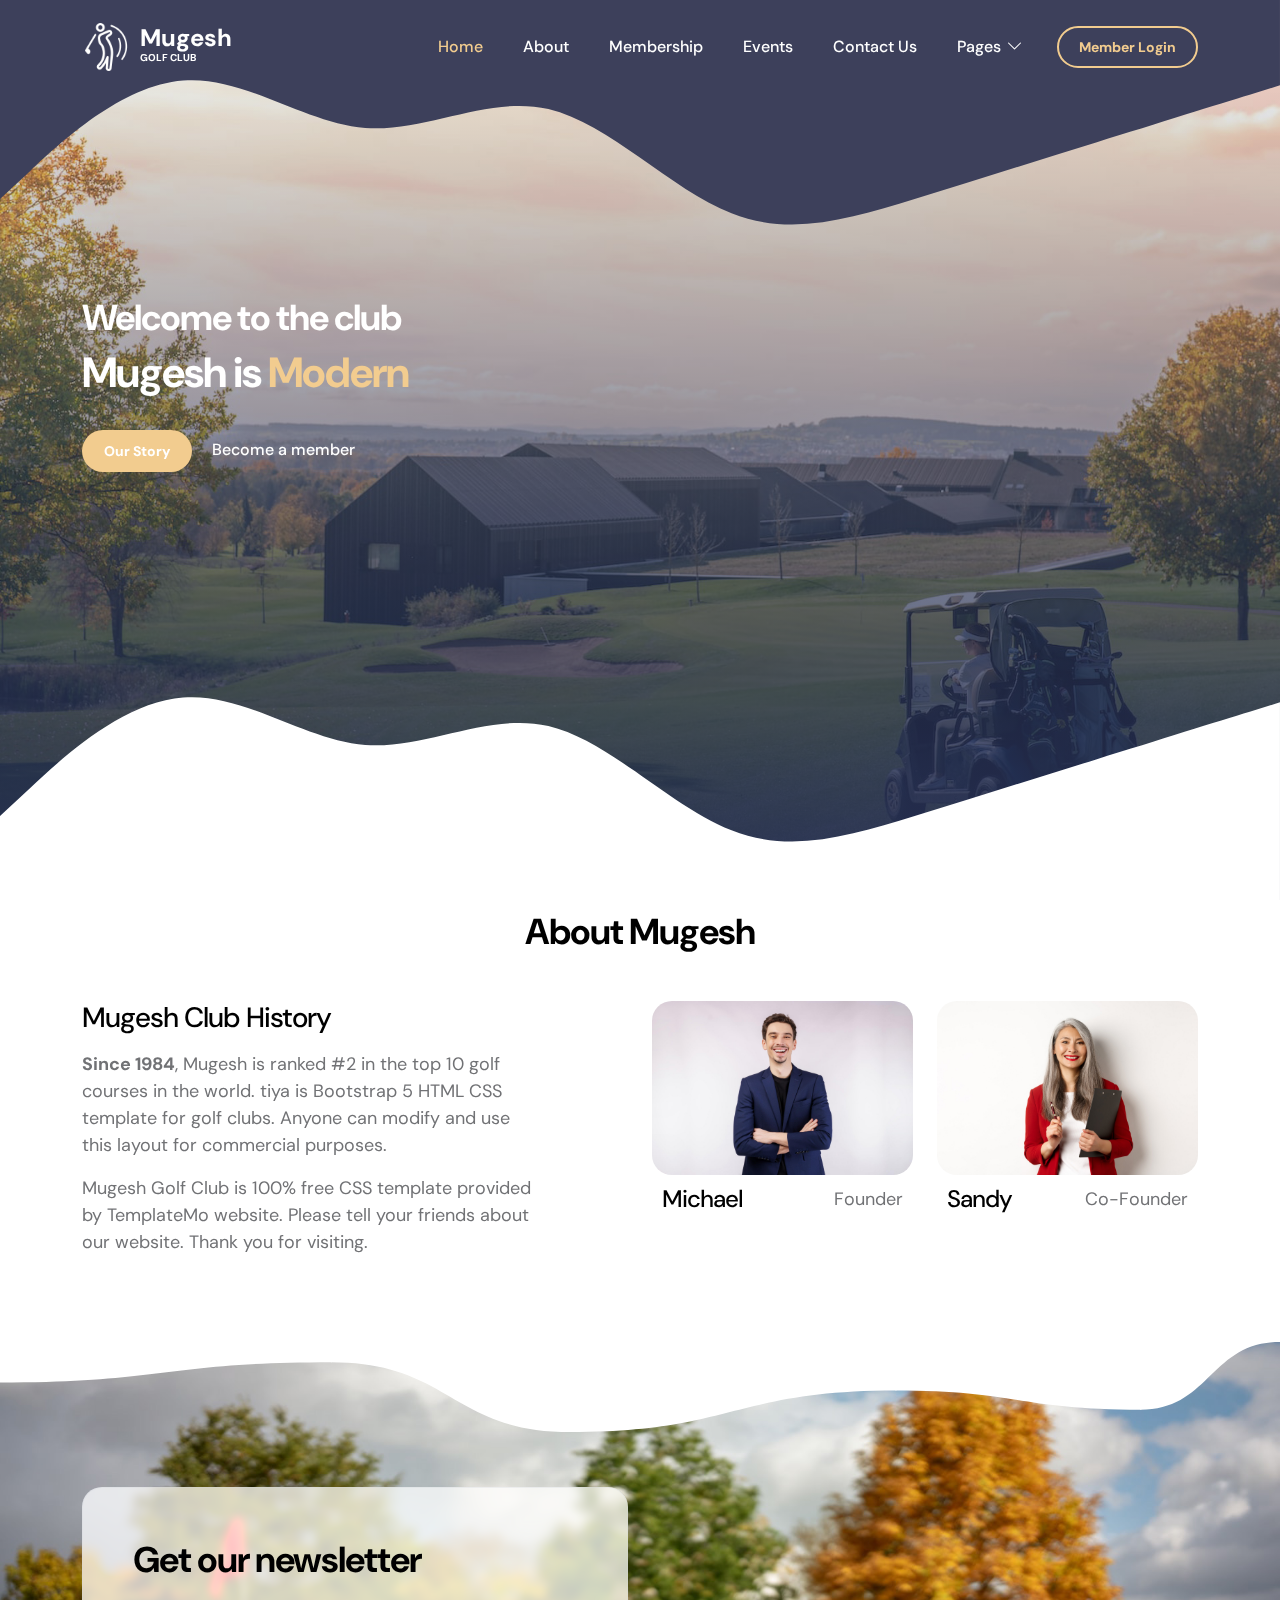
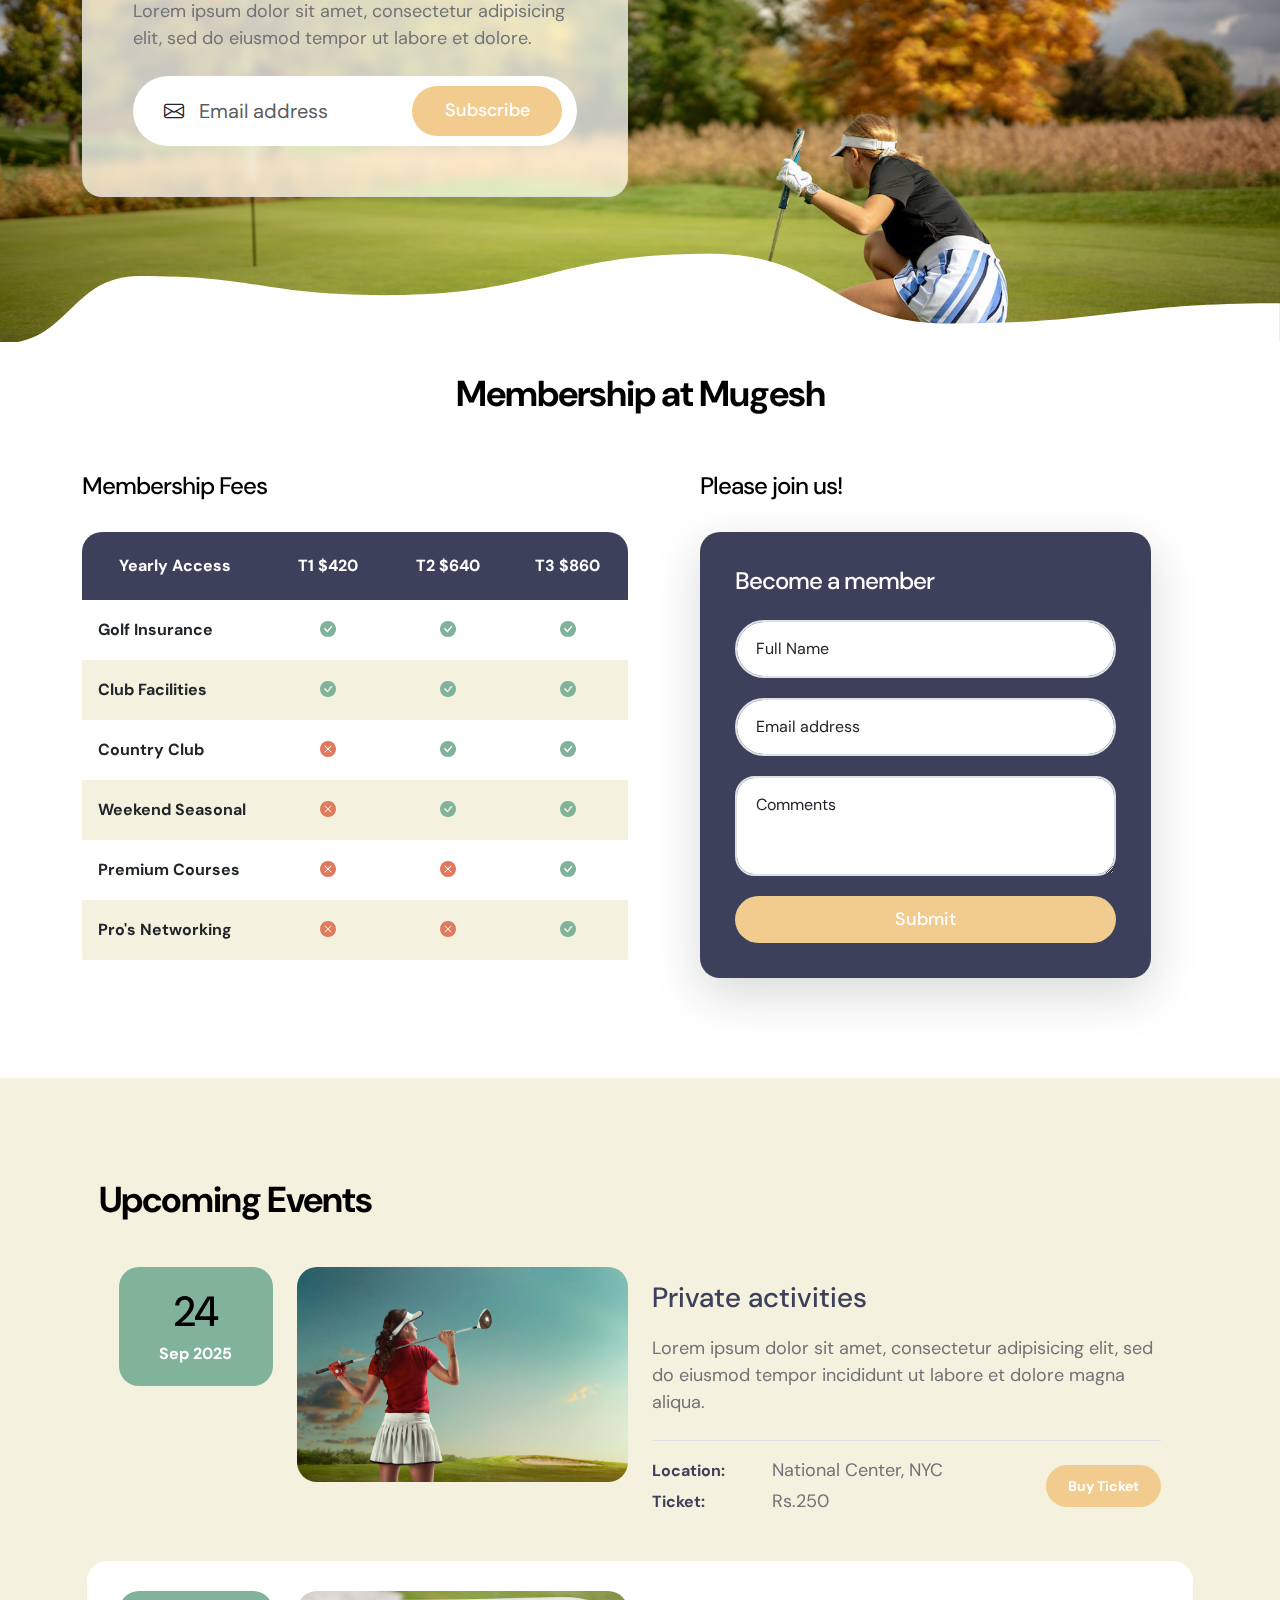
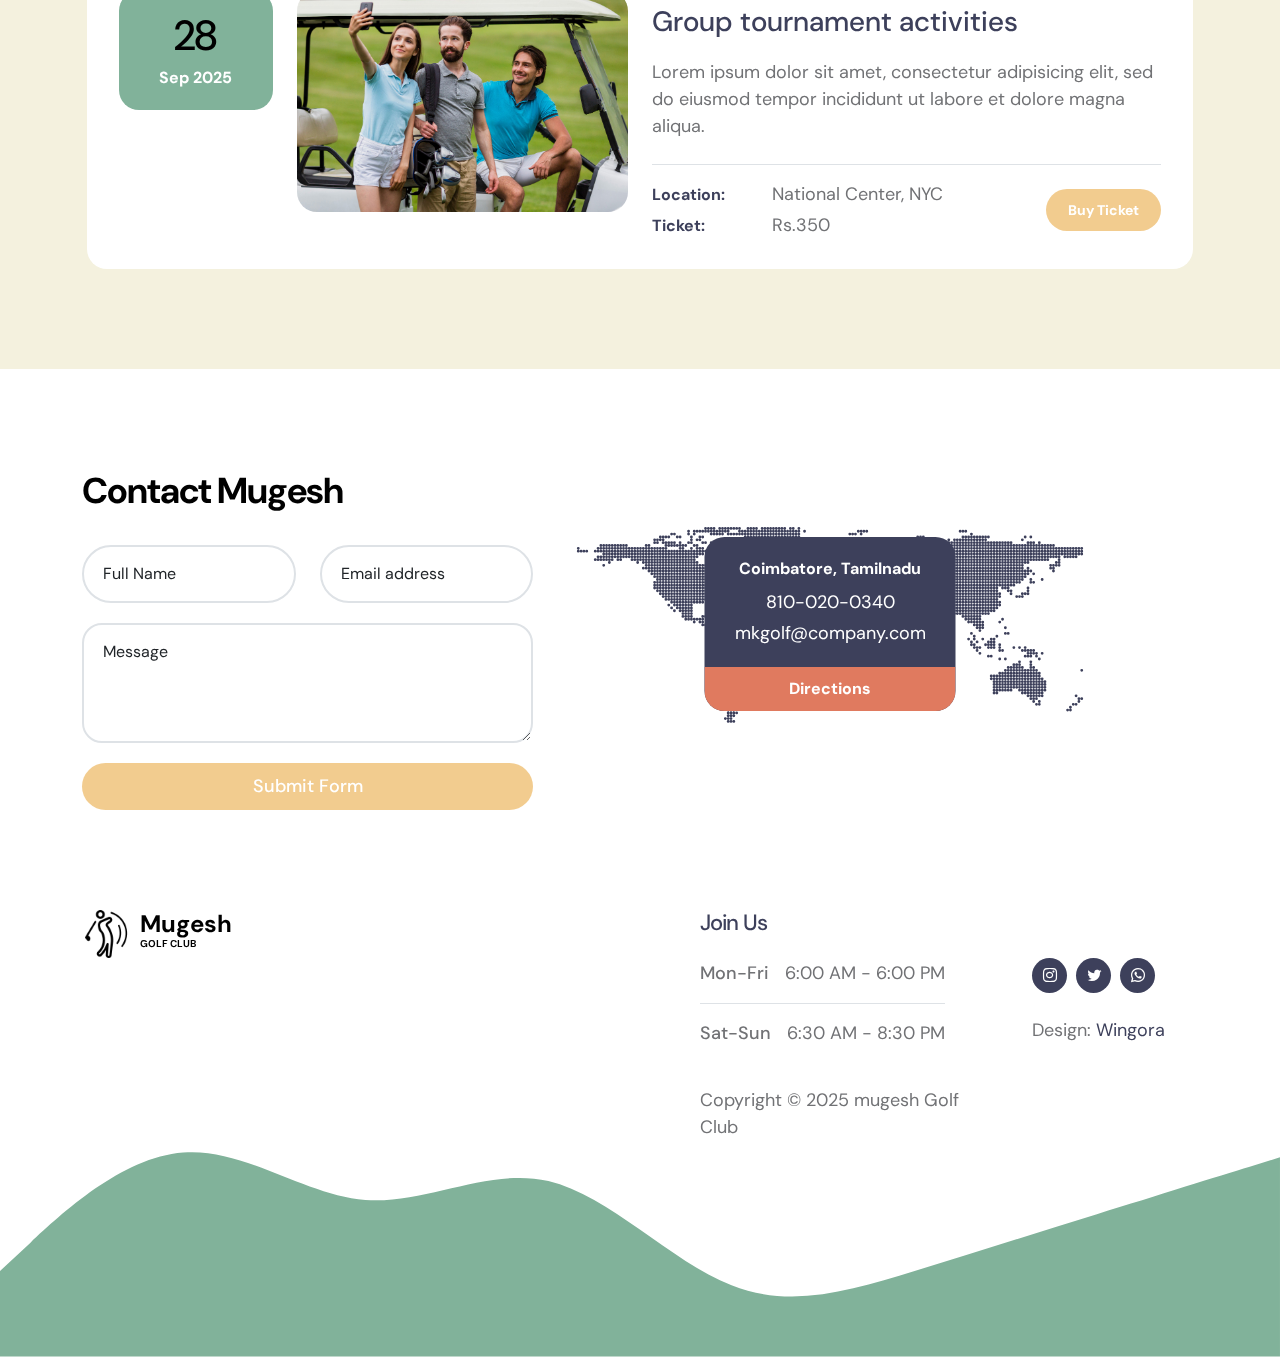
<file: index.html>
<!doctype html>
<html lang="en">
    <head>
        <meta charset="utf-8">
        <meta name="viewport" content="width=device-width, initial-scale=1">

        <meta name="description" content="">
        <meta name="author" content="">

        <title> Mugesh Golf Club - Free HTML CSS Template</title>

        <!-- CSS FILES -->                
        <link rel="preconnect" href="https://fonts.googleapis.com">

        <link rel="preconnect" href="https://fonts.gstatic.com" crossorigin>

        <link href="https://fonts.googleapis.com/css2?family=DM+Sans:ital,wght@0,400;0,500;0,700;1,400&display=swap" rel="stylesheet">

        <link href="css/bootstrap.min.css" rel="stylesheet">

        <link href="css/bootstrap-icons.css" rel="stylesheet">

        <link href="css/templatemo-tiya-golf-club.css" rel="stylesheet">
        
<!--

TemplateMo 587 tiya Golf Club

https://templatemo.com/tm-587-tiya-golf-club

-->
    </head>
    
    <body>

        <main>

            <nav class="navbar navbar-expand-lg">                
                <div class="container">
                    <a class="navbar-brand d-flex align-items-center" href="index.html">
                        <img src="images/logo.png" class="navbar-brand-image img-fluid" alt="tiya Golf Club">
                        <span class="navbar-brand-text">
                            Mugesh
                            <small>Golf Club</small>
                        </span>
                    </a>

                    <div class="d-lg-none ms-auto me-3">
                        <a class="btn custom-btn custom-border-btn" data-bs-toggle="offcanvas" href="#offcanvasExample" role="button" aria-controls="offcanvasExample">Member Login</a>
                    </div>
    
                    <button class="navbar-toggler" type="button" data-bs-toggle="collapse" data-bs-target="#navbarNav" aria-controls="navbarNav" aria-expanded="false" aria-label="Toggle navigation">
                        <span class="navbar-toggler-icon"></span>
                    </button>
    
                    <div class="collapse navbar-collapse" id="navbarNav">
                        <ul class="navbar-nav ms-lg-auto">
                            <li class="nav-item">
                                <a class="nav-link click-scroll" href="#section_1">Home</a>
                            </li>
    
                            <li class="nav-item">
                                <a class="nav-link click-scroll" href="#section_2">About</a>
                            </li>

                            <li class="nav-item">
                                <a class="nav-link click-scroll" href="#section_3">Membership</a>
                            </li>

                            <li class="nav-item">
                                <a class="nav-link click-scroll" href="#section_4">Events</a>
                            </li>

                            <li class="nav-item">
                                <a class="nav-link click-scroll" href="#section_5">Contact Us</a>
                            </li>

                            <li class="nav-item dropdown">
                                <a class="nav-link dropdown-toggle" href="#" id="navbarLightDropdownMenuLink" role="button" data-bs-toggle="dropdown" aria-expanded="false">Pages</a>

                                <ul class="dropdown-menu dropdown-menu-light" aria-labelledby="navbarLightDropdownMenuLink">
                                    <li><a class="dropdown-item" href="event-listing.html">Event Listing</a></li>

                                    <li><a class="dropdown-item" href="event-detail.html">Event Detail</a></li>
                                </ul>
                            </li>
                        </ul>

                        <div class="d-none d-lg-block ms-lg-3">
                            <a class="btn custom-btn custom-border-btn" data-bs-toggle="offcanvas" href="#offcanvasExample" role="button" aria-controls="offcanvasExample">Member Login</a>
                        </div>
                    </div>
                </div>
            </nav>

            <div class="offcanvas offcanvas-end" data-bs-scroll="true" tabindex="-1" id="offcanvasExample" aria-labelledby="offcanvasExampleLabel">                
                <div class="offcanvas-header">
                    <h5 class="offcanvas-title" id="offcanvasExampleLabel">Member Login</h5>
                    
                    <button type="button" class="btn-close" data-bs-dismiss="offcanvas" aria-label="Close"></button>
                </div>
                
                <div class="offcanvas-body d-flex flex-column">
                    <form class="custom-form member-login-form" action="#" method="post" role="form">

                        <div class="member-login-form-body">
                            <div class="mb-4">
                                <label class="form-label mb-2" for="member-login-number">Membership No.</label>

                                <input type="text" name="member-login-number" id="member-login-number" class="form-control" placeholder="11002560" required>
                            </div>

                            <div class="mb-4">
                                <label class="form-label mb-2" for="member-login-password">Password</label>

                                <input type="password" name="member-login-password" id="member-login-password" pattern="[0-9a-zA-Z]{4,10}" class="form-control" placeholder="Password" required="">
                            </div>

                            <div class="form-check mb-4">
                                <input class="form-check-input" type="checkbox" value="" id="flexCheckDefault">
                              
                                <label class="form-check-label" for="flexCheckDefault">
                                    Remember me
                                </label>
                            </div>

                            <div class="col-lg-5 col-md-7 col-8 mx-auto">
                                <button type="submit" class="form-control">Login</button>
                            </div>

                            <div class="text-center my-4">
                                <a href="#">Forgotten password?</a>
                            </div>
                        </div>
                    </form>

                    <div class="mt-auto mb-5">
                        <p>
                            <strong class="text-white me-3">Any Questions?</strong>

                            <a href="tel: 010-020-0340" class="contact-link">
                            	810-020-0340
                            </a>
                        </p>
                    </div>
                </div>

                <svg xmlns="http://www.w3.org/2000/svg" viewBox="0 0 1440 320"><path fill="#3D405B" fill-opacity="1" d="M0,224L34.3,192C68.6,160,137,96,206,90.7C274.3,85,343,139,411,144C480,149,549,107,617,122.7C685.7,139,754,213,823,240C891.4,267,960,245,1029,224C1097.1,203,1166,181,1234,160C1302.9,139,1371,117,1406,106.7L1440,96L1440,320L1405.7,320C1371.4,320,1303,320,1234,320C1165.7,320,1097,320,1029,320C960,320,891,320,823,320C754.3,320,686,320,617,320C548.6,320,480,320,411,320C342.9,320,274,320,206,320C137.1,320,69,320,34,320L0,320Z"></path></svg>
            </div>
            

            <section class="hero-section d-flex justify-content-center align-items-center" id="section_1">

                <div class="section-overlay"></div>

                <svg xmlns="http://www.w3.org/2000/svg" viewBox="0 0 1440 320"><path fill="#3D405B" fill-opacity="1" d="M0,224L34.3,192C68.6,160,137,96,206,90.7C274.3,85,343,139,411,144C480,149,549,107,617,122.7C685.7,139,754,213,823,240C891.4,267,960,245,1029,224C1097.1,203,1166,181,1234,160C1302.9,139,1371,117,1406,106.7L1440,96L1440,0L1405.7,0C1371.4,0,1303,0,1234,0C1165.7,0,1097,0,1029,0C960,0,891,0,823,0C754.3,0,686,0,617,0C548.6,0,480,0,411,0C342.9,0,274,0,206,0C137.1,0,69,0,34,0L0,0Z"></path></svg>

                <div class="container">
                    <div class="row">

                        <div class="col-lg-6 col-12 mb-5 mb-lg-0">
                            <h2 class="text-white">Welcome to the club</h2>

                            <h1 class="cd-headline rotate-1 text-white mb-4 pb-2">
                                <span>Mugesh is</span>
                                <span class="cd-words-wrapper">
                                    <b class="is-visible">Modern</b>
                                    <b>Creative</b>
                                    <b>Lifestyle</b>
                                </span>
                            </h1>

                            <div class="custom-btn-group">
                                <a href="#section_2" class="btn custom-btn smoothscroll me-3">Our Story</a>

                                <a href="#section_3" class="link smoothscroll">Become a member</a>
                            </div>
                        </div>

                        <div class="col-lg-6 col-12">
                            <div class="ratio ratio-16x9">
                                <iframe width="560" height="315" src="https://www.youtube.com/embed/MGNgbNGOzh8" title="YouTube video player" frameborder="0" allow="accelerometer; autoplay; clipboard-write; encrypted-media; gyroscope; picture-in-picture; web-share" allowfullscreen></iframe>
                            </div>
                        </div>

                    </div>
                </div>

                <svg xmlns="http://www.w3.org/2000/svg" viewBox="0 0 1440 320"><path fill="#ffffff" fill-opacity="1" d="M0,224L34.3,192C68.6,160,137,96,206,90.7C274.3,85,343,139,411,144C480,149,549,107,617,122.7C685.7,139,754,213,823,240C891.4,267,960,245,1029,224C1097.1,203,1166,181,1234,160C1302.9,139,1371,117,1406,106.7L1440,96L1440,320L1405.7,320C1371.4,320,1303,320,1234,320C1165.7,320,1097,320,1029,320C960,320,891,320,823,320C754.3,320,686,320,617,320C548.6,320,480,320,411,320C342.9,320,274,320,206,320C137.1,320,69,320,34,320L0,320Z"></path></svg>
            </section>


            <section class="about-section section-padding" id="section_2">
                <div class="container">
                    <div class="row">

                        <div class="col-lg-12 col-12 text-center">
                            <h2 class="mb-lg-5 mb-4">About Mugesh</h2>
                        </div>

                        <div class="col-lg-5 col-12 me-auto mb-4 mb-lg-0">
                            <h3 class="mb-3"> Mugesh Club History</h3>

                            <p><strong>Since 1984</strong>,  Mugesh is ranked #2 in the top 10 golf courses in the world. tiya is Bootstrap 5 HTML CSS template for golf clubs. Anyone can modify and use this layout for commercial purposes.</p>

                            <p>Mugesh Golf Club is 100% free CSS template provided by TemplateMo website. Please tell your friends about our website. Thank you for visiting.</p>
                        </div>

                        <div class="col-lg-3 col-md-6 col-12 mb-4 mb-lg-0 mb-md-0">
                            <div class="member-block">
                                <div class="member-block-image-wrap">
                                    <img src="images/members/portrait-young-handsome-businessman-wearing-suit-standing-with-crossed-arms-with-isolated-studio-white-background.jpg" class="member-block-image img-fluid" alt="">

                                    <ul class="social-icon">
                                        <li class="social-icon-item">
                                            <a href="#" class="social-icon-link bi-twitter"></a>
                                        </li>

                                        <li class="social-icon-item">
                                            <a href="#" class="social-icon-link bi-whatsapp"></a>
                                        </li>
                                    </ul>
                                </div>

                                <div class="member-block-info d-flex align-items-center">
                                    <h4>Michael</h4>

                                    <p class="ms-auto">Founder</p>
                                </div>
                            </div>
                        </div>

                        <div class="col-lg-3 col-md-6 col-12">
                            <div class="member-block">
                                <div class="member-block-image-wrap">
                                    <img src="images/members/successful-asian-lady-boss-red-blazer-holding-clipboard-with-documens-pen-working-looking-happy-white-background.jpg" class="member-block-image img-fluid" alt="">

                                    <ul class="social-icon">
                                        <li class="social-icon-item">
                                            <a href="#" class="social-icon-link bi-linkedin"></a>
                                        </li>
                                        <li class="social-icon-item">
                                            <a href="#" class="social-icon-link bi-twitter"></a>
                                        </li>
                                    </ul>
                                </div>

                                <div class="member-block-info d-flex align-items-center">
                                    <h4>Sandy</h4>

                                    <p class="ms-auto">Co-Founder</p>
                                </div>
                            </div>
                        </div>

                    </div>
                </div>
            </section>


            <section class="section-bg-image">
                <svg viewBox="0 0 1265 144" xmlns="http://www.w3.org/2000/svg" xmlns:xlink="http://www.w3.org/1999/xlink"><path fill="rgba(255, 255, 255, 1)" d="M 0 40 C 164 40 164 20 328 20 L 328 20 L 328 0 L 0 0 Z" stroke-width="0"></path> <path fill="rgba(255, 255, 255, 1)" d="M 327 20 C 445.5 20 445.5 89 564 89 L 564 89 L 564 0 L 327 0 Z" stroke-width="0"></path> <path fill="rgba(255, 255, 255, 1)" d="M 563 89 C 724.5 89 724.5 48 886 48 L 886 48 L 886 0 L 563 0 Z" stroke-width="0"></path><path fill="rgba(255, 255, 255, 1)" d="M 885 48 C 1006.5 48 1006.5 67 1128 67 L 1128 67 L 1128 0 L 885 0 Z" stroke-width="0"></path><path fill="rgba(255, 255, 255, 1)" d="M 1127 67 C 1196 67 1196 0 1265 0 L 1265 0 L 1265 0 L 1127 0 Z" stroke-width="0"></path></svg>

                <div class="container">
                    <div class="row">

                        <div class="col-lg-6 col-12">
                            <div class="section-bg-image-block">
                                <h2 class="mb-lg-3">Get our newsletter</h2>

                                <p>Lorem ipsum dolor sit amet, consectetur adipisicing elit, sed do eiusmod tempor ut labore et dolore.</p>

                                <form action="#" method="get" class="custom-form mt-lg-4 mt-2" role="form">
                                    <div class="input-group input-group-lg">
                                        <span class="input-group-text bi-envelope" id="basic-addon1"></span>

                                        <input type="email" name="email" id="email" pattern="[^ @]*@[^ @]*" class="form-control" placeholder="Email address" required="">

                                        <button type="submit" class="form-control">Subscribe</button>
                                    </div>
                                </form>
                            </div>
                        </div>

                    </div>
                </div>

                <svg viewBox="0 0 1265 144" xmlns="http://www.w3.org/2000/svg" xmlns:xlink="http://www.w3.org/1999/xlink"><path fill="rgba(255, 255, 255, 1)" d="M 0 40 C 164 40 164 20 328 20 L 328 20 L 328 0 L 0 0 Z" stroke-width="0"></path> <path fill="rgba(255, 255, 255, 1)" d="M 327 20 C 445.5 20 445.5 89 564 89 L 564 89 L 564 0 L 327 0 Z" stroke-width="0"></path> <path fill="rgba(255, 255, 255, 1)" d="M 563 89 C 724.5 89 724.5 48 886 48 L 886 48 L 886 0 L 563 0 Z" stroke-width="0"></path><path fill="rgba(255, 255, 255, 1)" d="M 885 48 C 1006.5 48 1006.5 67 1128 67 L 1128 67 L 1128 0 L 885 0 Z" stroke-width="0"></path><path fill="rgba(255, 255, 255, 1)" d="M 1127 67 C 1196 67 1196 0 1265 0 L 1265 0 L 1265 0 L 1127 0 Z" stroke-width="0"></path></svg>
            </section>


            <section class="membership-section section-padding" id="section_3">
                <div class="container">
                    <div class="row">

                        <div class="col-lg-12 col-12 text-center mx-auto mb-lg-5 mb-4">
                            <h2><span>Membership</span> at Mugesh</h2>
                        </div>

                        <div class="col-lg-6 col-12 mb-3 mb-lg-0">
                            <h4 class="mb-4 pb-lg-2">Membership Fees</h4>

                            <div class="table-responsive">
                                <table class="table text-center">
                                    <thead>
                                        <tr>
                                            <th style="width: 34%;">Yearly Access</th>
                                            
                                            <th style="width: 22%;">T1 $420</th>
                                            
                                            <th style="width: 22%;">T2 $640</th>
                                            
                                            <th style="width: 22%;">T3 $860</th>
                                        </tr>
                                    </thead>

                                    <tbody>
                                        <tr>
                                            <th scope="row" class="text-start">Golf Insurance</th>
                                            
                                            <td>
                                                <i class="bi-check-circle-fill"></i>
                                            </td>
                                            
                                            <td>
                                                <i class="bi-check-circle-fill"></i>
                                            </td>
                                            
                                            <td>
                                                <i class="bi-check-circle-fill"></i>
                                            </td>
                                        </tr>

                                        <tr>
                                            <th scope="row" class="text-start">Club Facilities</th>

                                            <td>
                                                <i class="bi-check-circle-fill"></i>
                                            </td>

                                            <td>
                                                <i class="bi-check-circle-fill"></i>
                                            </td>

                                            <td>
                                                <i class="bi-check-circle-fill"></i>
                                            </td>
                                        </tr>

                                        <tr>
                                            <th scope="row" class="text-start">Country Club</th>

                                            <td>
                                                <i class="bi-x-circle-fill"></i>
                                            </td>

                                            <td>
                                                <i class="bi-check-circle-fill"></i>
                                            </td>

                                            <td>
                                                <i class="bi-check-circle-fill"></i>
                                            </td>
                                        </tr>

                                        <tr>
                                            <th scope="row" class="text-start">Weekend Seasonal</th>

                                            <td>
                                                <i class="bi-x-circle-fill"></i>
                                            </td>

                                            <td>
                                                <i class="bi-check-circle-fill"></i>
                                            </td>

                                            <td>
                                                <i class="bi-check-circle-fill"></i>
                                            </td>
                                        </tr>

                                        <tr>
                                            <th scope="row" class="text-start">Premium Courses</th>

                                            <td>
                                                <i class="bi-x-circle-fill"></i>
                                            </td>

                                            <td>
                                                <i class="bi-x-circle-fill"></i>
                                            </td>

                                            <td>
                                                <i class="bi-check-circle-fill"></i>
                                            </td>
                                        </tr>
                                        
                                        <tr>
                                            <th scope="row" class="text-start">Pro's Networking</th>

                                            <td>
                                                <i class="bi-x-circle-fill"></i>
                                            </td>

                                            <td>
                                                <i class="bi-x-circle-fill"></i>
                                            </td>

                                            <td>
                                                <i class="bi-check-circle-fill"></i>
                                            </td>
                                        </tr>
                                        
                                    </tbody>
                                </table>
                            </div>
                        </div>

                        <div class="col-lg-5 col-12 mx-auto">
                        <h4 class="mb-4 pb-lg-2">Please join us!</h4>
                            <form action="#" method="post" class="custom-form membership-form shadow-lg" role="form">
                                <h4 class="text-white mb-4">Become a member</h4>

                                    <div class="form-floating">
                                        <input type="text" name="full-name" id="full-name" class="form-control" placeholder="Full Name" required="">
                                        
                                        <label for="floatingInput">Full Name</label>
                                    </div>

                                    <div class="form-floating">
                                        <input type="email" name="email" id="email" pattern="[^ @]*@[^ @]*" class="form-control" placeholder="Email address" required="">
                                        
                                        <label for="floatingInput">Email address</label>
                                    </div>

                                    <div class="form-floating">
                                        <textarea class="form-control" id="message" name="message" placeholder="Describe message here"></textarea>
                                        
                                        <label for="floatingTextarea"> Comments</label>
                                    </div>

                                    <button type="submit" class="form-control">Submit</button>
                                </div>
                            </form>
                        </div>

                    </div>
                </div>
            </section>


            <section class="events-section section-bg section-padding" id="section_4">
                <div class="container">
                    <div class="row">

                        <div class="col-lg-12 col-12">
                            <h2 class="mb-lg-3">Upcoming Events</h2>
                        </div>

                        <div class="row custom-block mb-3">
                            <div class="col-lg-2 col-md-4 col-12 order-2 order-md-0 order-lg-0">
                                <div class="custom-block-date-wrap d-flex d-lg-block d-md-block align-items-center mt-3 mt-lg-0 mt-md-0">
                                    <h6 class="custom-block-date mb-lg-1 mb-0 me-3 me-lg-0 me-md-0">24</h6>
                                    
                                    <strong class="text-white">Sep 2025</strong>
                                </div>
                            </div>

                            <div class="col-lg-4 col-md-8 col-12 order-1 order-lg-0">
                                <div class="custom-block-image-wrap">
                                    <a href="event-detail.html">
                                        <img src="images/professional-golf-player.jpg" class="custom-block-image img-fluid" alt="">

                                        <i class="custom-block-icon bi-link"></i>
                                    </a>
                                </div>
                            </div>

                            <div class="col-lg-6 col-12 order-3 order-lg-0">
                                <div class="custom-block-info mt-2 mt-lg-0">
                                    <a href="event-detail.html" class="events-title mb-3">Private activities</a>

                                    <p class="mb-0">Lorem ipsum dolor sit amet, consectetur adipisicing elit, sed do eiusmod tempor incididunt ut labore et dolore magna aliqua.</p>

                                    <div class="d-flex flex-wrap border-top mt-4 pt-3">

                                        <div class="mb-4 mb-lg-0">
                                            <div class="d-flex flex-wrap align-items-center mb-1">
                                                <span class="custom-block-span">Location:</span>

                                                <p class="mb-0">National Center, NYC</p>
                                            </div>

                                            <div class="d-flex flex-wrap align-items-center">
                                                <span class="custom-block-span">Ticket:</span>

                                                <p class="mb-0">Rs.250</p>
                                            </div>
                                        </div>

                                        <div class="d-flex align-items-center ms-lg-auto">
                                            <a href="event-detail.html" class="btn custom-btn">Buy Ticket</a>
                                        </div>
                                    </div>
                                </div>
                            </div>
                        </div>

                        <div class="row custom-block custom-block-bg">
                            <div class="col-lg-2 col-md-4 col-12 order-2 order-md-0 order-lg-0">
                                <div class="custom-block-date-wrap d-flex d-lg-block d-md-block align-items-center mt-3 mt-lg-0 mt-md-0">
                                    <h6 class="custom-block-date mb-lg-1 mb-0 me-3 me-lg-0 me-md-0">28</h6>
                                    
                                    <strong class="text-white">Sep 2025</strong>
                                </div>
                            </div>

                            <div class="col-lg-4 col-md-8 col-12 order-1 order-lg-0">
                                <div class="custom-block-image-wrap">
                                    <a href="event-detail.html">
                                        <img src="images/girl-taking-selfie-with-friends-golf-field.jpg" class="custom-block-image img-fluid" alt="">

                                        <i class="custom-block-icon bi-link"></i>
                                    </a>
                                </div>
                            </div>

                            <div class="col-lg-6 col-12 order-3 order-lg-0">
                                <div class="custom-block-info mt-2 mt-lg-0">
                                    <a href="event-detail.html" class="events-title mb-3">Group tournament activities</a>

                                    <p class="mb-0">Lorem ipsum dolor sit amet, consectetur adipisicing elit, sed do eiusmod tempor incididunt ut labore et dolore magna aliqua.</p>

                                    <div class="d-flex flex-wrap border-top mt-4 pt-3">

                                        <div class="mb-4 mb-lg-0">
                                            <div class="d-flex flex-wrap align-items-center mb-1">
                                                <span class="custom-block-span">Location:</span>

                                                <p class="mb-0">National Center, NYC</p>
                                            </div>

                                            <div class="d-flex flex-wrap align-items-center">
                                                <span class="custom-block-span">Ticket:</span>

                                                <p class="mb-0">Rs.350</p>
                                            </div>
                                        </div>

                                        <div class="d-flex align-items-center ms-lg-auto">
                                            <a href="event-detail.html" class="btn custom-btn">Buy Ticket</a>
                                        </div>
                                    </div>
                                </div>
                            </div>
                        </div>

                    </div>
                </div>
            </section>


            <section class="contact-section section-padding" id="section_5">
                <div class="container">
                    <div class="row">

                        <div class="col-lg-5 col-12">
                            <form action="#" method="post" class="custom-form contact-form" role="form">
                                <h2 class="mb-4 pb-2">Contact Mugesh</h2>

                                <div class="row">
                                    <div class="col-lg-6 col-md-6 col-12">
                                        <div class="form-floating">
                                            <input type="text" name="full-name" id="full-name" class="form-control" placeholder="Full Name" required="">
                                            
                                            <label for="floatingInput">Full Name</label>
                                        </div>
                                    </div>

                                    <div class="col-lg-6 col-md-6 col-12"> 
                                        <div class="form-floating">
                                            <input type="email" name="email" id="email" pattern="[^ @]*@[^ @]*" class="form-control" placeholder="Email address" required="">
                                            
                                            <label for="floatingInput">Email address</label>
                                        </div>
                                    </div>

                                    <div class="col-lg-12 col-12">
                                        <div class="form-floating">
                                            <textarea class="form-control" id="message" name="message" placeholder="Describe message here"></textarea>
                                            
                                            <label for="floatingTextarea">Message</label>
                                        </div>

                                        <button type="submit" class="form-control">Submit Form</button>
                                    </div>
                                </div>
                            </form>
                        </div>

                        <div class="col-lg-6 col-12">
                            <div class="contact-info mt-5">
                                <div class="contact-info-item">
                                    <div class="contact-info-body">
                                        <strong>Coimbatore, Tamilnadu</strong>

                                        <p class="mt-2 mb-1">
                                            <a href="tel: 010-020-0340" class="contact-link">
                                                
                                                810-020-0340
                                            </a>
                                        </p>

                                        <p class="mb-0">
                                            <a href="mailto:info@company.com" class="contact-link">
                                                mkgolf@company.com
                                            </a>
                                        </p>
                                    </div>

                                    <div class="contact-info-footer">
                                        <a href="#">Directions</a>
                                    </div>
                                </div>

                                <img src="images/WorldMap.svg" class="img-fluid" alt="">
                            </div>
                        </div>

                    </div>
                </div>
            </section>
        </main>

        <footer class="site-footer">
            <div class="container">
                <div class="row">

                    <div class="col-lg-6 col-12 me-auto mb-5 mb-lg-0">
                        <a class="navbar-brand d-flex align-items-center" href="index.html">
                            <img src="images/logo.png" class="navbar-brand-image img-fluid" alt="">
                            <span class="navbar-brand-text">
                                Mugesh
                                <small>Golf Club</small>
                            </span>
                        </a>
                    </div>

                    <div class="col-lg-3 col-12">
                        <h5 class="site-footer-title mb-4">Join Us</h5>

                        <p class="d-flex border-bottom pb-3 mb-3 me-lg-3">
                            <span>Mon-Fri</span>
                            6:00 AM - 6:00 PM
                        </p>

                        <p class="d-flex me-lg-3">
                            <span>Sat-Sun</span>
                            6:30 AM - 8:30 PM
                        </p>
                        <br>
                        <p class="copyright-text">Copyright © 2025 mugesh Golf Club</p>
                    </div>

                        <div class="col-lg-2 col-12 ms-auto">
                            <ul class="social-icon mt-lg-5 mt-3 mb-4">
                                <li class="social-icon-item">
                                    <a href="#" class="social-icon-link bi-instagram"></a>
                                </li>

                                <li class="social-icon-item">
                                    <a href="#" class="social-icon-link bi-twitter"></a>
                                </li>

                                <li class="social-icon-item">
                                    <a href="#" class="social-icon-link bi-whatsapp"></a>
                                </li>
                            </ul>
                            <p class="copyright-text">Design: <a rel="nofollow" href="" target="_blank">Wingora</a></p>
                            
                        </div>

                </div>
            </div>

            <svg xmlns="http://www.w3.org/2000/svg" viewBox="0 0 1440 320"><path fill="#81B29A" fill-opacity="1" d="M0,224L34.3,192C68.6,160,137,96,206,90.7C274.3,85,343,139,411,144C480,149,549,107,617,122.7C685.7,139,754,213,823,240C891.4,267,960,245,1029,224C1097.1,203,1166,181,1234,160C1302.9,139,1371,117,1406,106.7L1440,96L1440,320L1405.7,320C1371.4,320,1303,320,1234,320C1165.7,320,1097,320,1029,320C960,320,891,320,823,320C754.3,320,686,320,617,320C548.6,320,480,320,411,320C342.9,320,274,320,206,320C137.1,320,69,320,34,320L0,320Z"></path></svg>
        </footer>


        <!-- JAVASCRIPT FILES -->
        <script src="js/jquery.min.js"></script>
        <script src="js/bootstrap.bundle.min.js"></script>
        <script src="js/jquery.sticky.js"></script>
        <script src="js/click-scroll.js"></script>
        <script src="js/animated-headline.js"></script>
        <script src="js/modernizr.js"></script>
        <script src="js/custom.js"></script>

    </body>
</html>
</file>
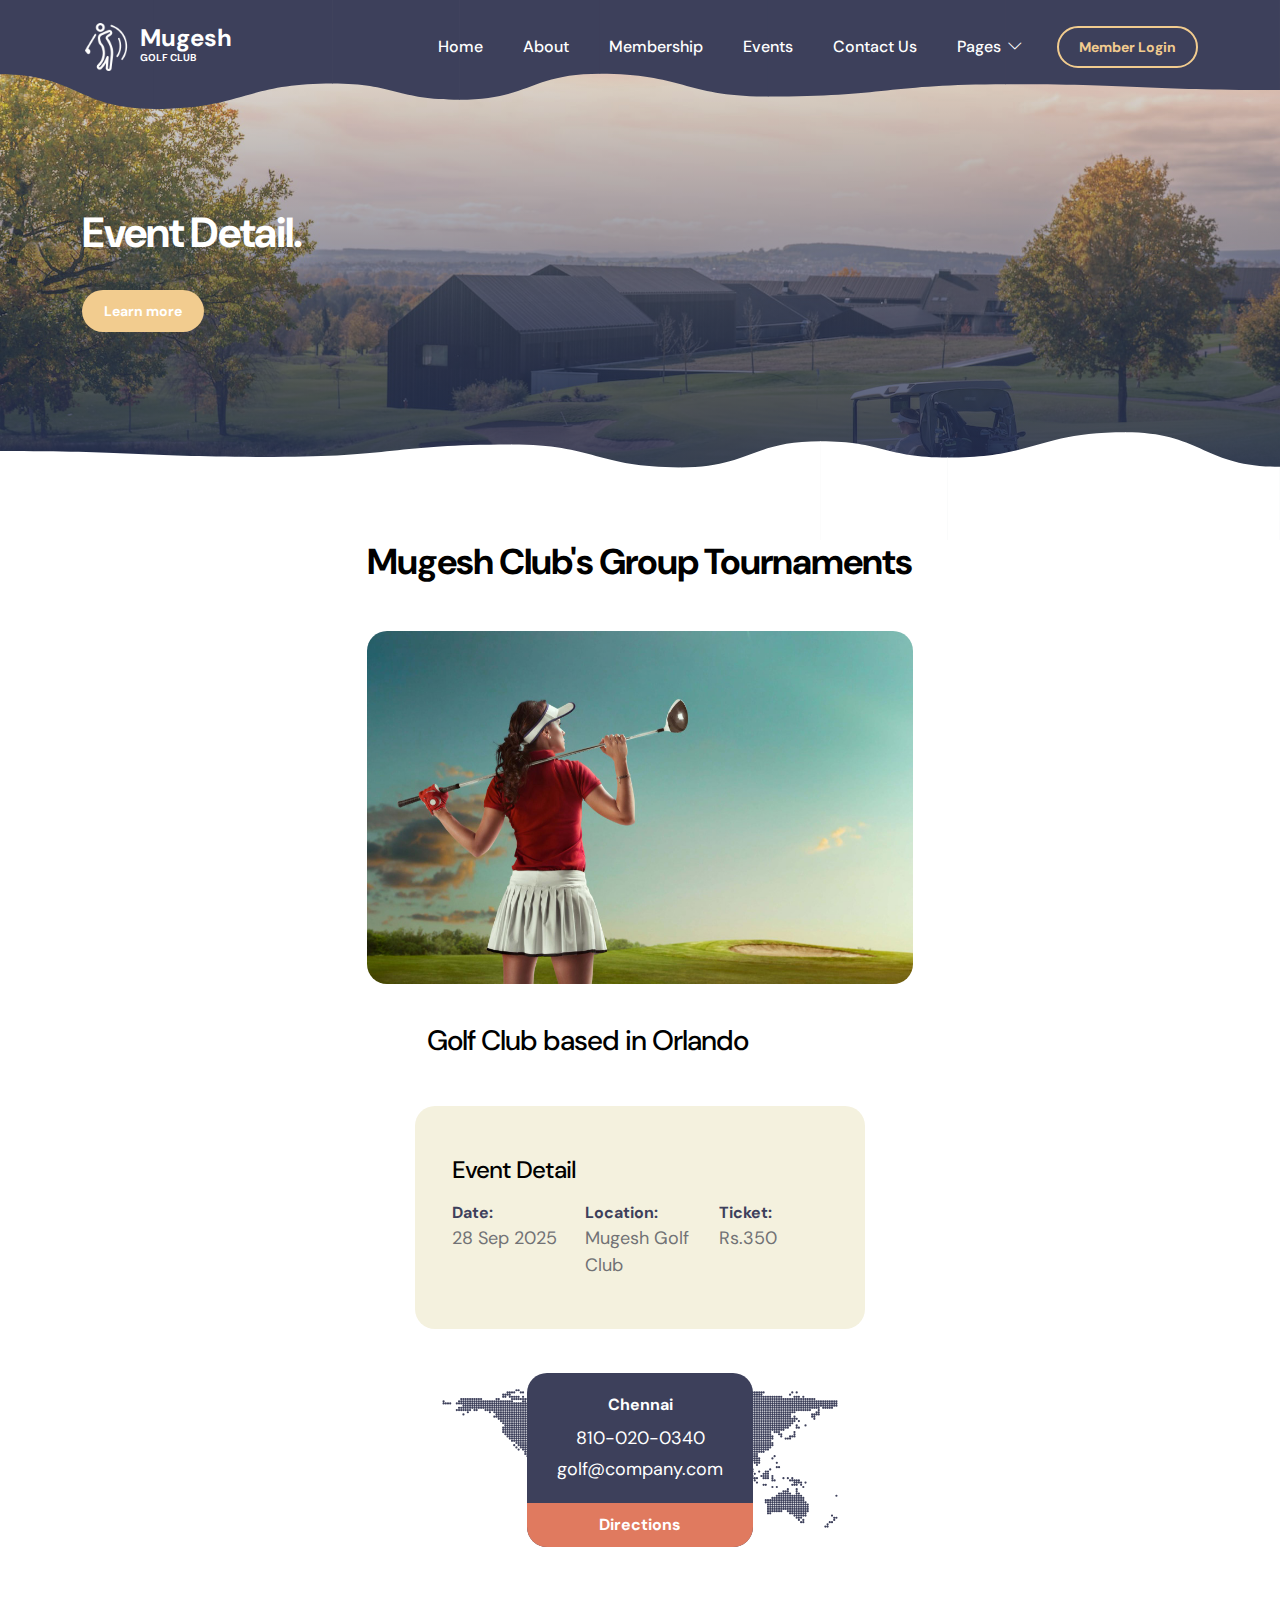
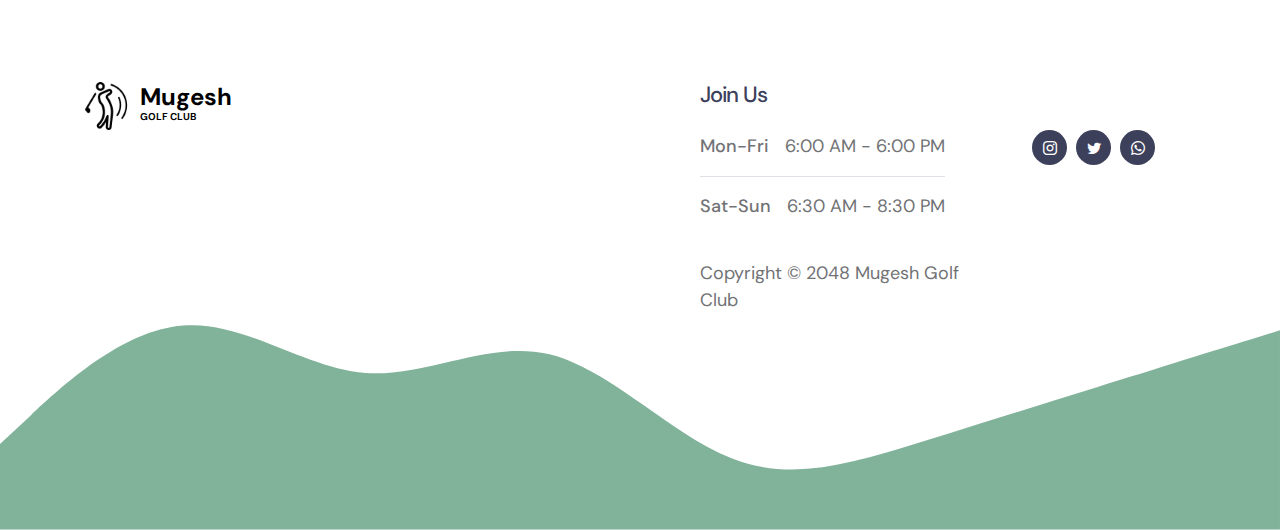
<file: event-detail.html>
<!doctype html>
<html lang="en">
    <head>
        <meta charset="utf-8">
        <meta name="viewport" content="width=device-width, initial-scale=1">

        <meta name="description" content="">
        <meta name="author" content="">

        <title>Mugesh Golf Club - Event Detail</title>

        <!-- CSS FILES -->                
        <link rel="preconnect" href="https://fonts.googleapis.com">

        <link rel="preconnect" href="https://fonts.gstatic.com" crossorigin>

        <link href="https://fonts.googleapis.com/css2?family=DM+Sans:ital,wght@0,400;0,500;0,700;1,400&display=swap" rel="stylesheet">

        <link href="css/bootstrap.min.css" rel="stylesheet">

        <link href="css/bootstrap-icons.css" rel="stylesheet">

        <link href="css/templatemo-tiya-golf-club.css" rel="stylesheet">
        

    </head>
    
    <body>

        <main>

            <nav class="navbar navbar-expand-lg">                
                <div class="container">
                    <a class="navbar-brand d-flex align-items-center" href="index.html">
                        <img src="images/logo.png" class="navbar-brand-image img-fluid" alt="Mugesh Golf Club">
                        <span class="navbar-brand-text">
                            Mugesh
                            <small>Golf Club</small>
                        </span>
                    </a>

                    <div class="d-lg-none ms-auto me-3">
                        <a class="btn custom-btn custom-border-btn" data-bs-toggle="offcanvas" href="#offcanvasExample" role="button" aria-controls="offcanvasExample">Member Login</a>
                    </div>
    
                    <button class="navbar-toggler" type="button" data-bs-toggle="collapse" data-bs-target="#navbarNav" aria-controls="navbarNav" aria-expanded="false" aria-label="Toggle navigation">
                        <span class="navbar-toggler-icon"></span>
                    </button>
    
                    <div class="collapse navbar-collapse" id="navbarNav">
                        <ul class="navbar-nav ms-lg-auto">
                            <li class="nav-item">
                                <a class="nav-link" href="index.html#section_1">Home</a>
                            </li>
    
                            <li class="nav-item">
                                <a class="nav-link" href="index.html#section_2">About</a>
                            </li>

                            <li class="nav-item">
                                <a class="nav-link" href="index.html#section_3">Membership</a>
                            </li>

                            <li class="nav-item">
                                <a class="nav-link" href="index.html#section_4">Events</a>
                            </li>

                            <li class="nav-item">
                                <a class="nav-link" href="index.html#section_5">Contact Us</a>
                            </li>

                            <li class="nav-item dropdown">
                                <a class="nav-link dropdown-toggle" href="#" id="navbarLightDropdownMenuLink" role="button" data-bs-toggle="dropdown" aria-expanded="false">Pages</a>

                                <ul class="dropdown-menu dropdown-menu-light" aria-labelledby="navbarLightDropdownMenuLink">
                                    <li><a class="dropdown-item" href="event-listing.html">Event Listing</a></li>

                                    <li><a class="dropdown-item active" href="event-detail.html">Event Detail</a></li>
                                </ul>
                            </li>
                        </ul>

                        <div class="d-none d-lg-block ms-lg-3">
                            <a class="btn custom-btn custom-border-btn" data-bs-toggle="offcanvas" href="#offcanvasExample" role="button" aria-controls="offcanvasExample">Member Login</a>
                        </div>
                    </div>
                </div>
            </nav>

            <div class="offcanvas offcanvas-end" data-bs-scroll="true" tabindex="-1" id="offcanvasExample" aria-labelledby="offcanvasExampleLabel">                
                <div class="offcanvas-header">
                    <h5 class="offcanvas-title" id="offcanvasExampleLabel">Member Login</h5>
                    
                    <button type="button" class="btn-close" data-bs-dismiss="offcanvas" aria-label="Close"></button>
                </div>
                
                <div class="offcanvas-body d-flex flex-column">
                    <form class="custom-form member-login-form" action="#" method="post" role="form">

                        <div class="member-login-form-body">
                            <div class="mb-4">
                                <label class="form-label mb-2" for="member-login-number">Membership No.</label>

                                <input type="text" name="member-login-number" id="member-login-number" class="form-control" placeholder="11002560" required>
                            </div>

                            <div class="mb-4">
                                <label class="form-label mb-2" for="member-login-password">Password</label>

                                <input type="password" name="member-login-password" id="member-login-password" pattern="[0-9a-zA-Z]{4,10}" class="form-control" placeholder="Password" required="">
                            </div>

                            <div class="form-check mb-4">
                                <input class="form-check-input" type="checkbox" value="" id="flexCheckDefault">
                              
                                <label class="form-check-label" for="flexCheckDefault">
                                    Remember me
                                </label>
                            </div>

                            <div class="col-lg-5 col-md-7 col-8 mx-auto">
                                <button type="submit" class="form-control">Login</button>
                            </div>

                            <div class="text-center my-4">
                                <a href="#">Forgotten password?</a>
                            </div>
                        </div>
                    </form>

                    <div class="mt-auto mb-5">
                        <p>
                            <strong class="text-white me-3">Any Questions?</strong>

                            <a href="tel: 010-020-0340" class="contact-link">
                            	010-020-0340
                            </a>
                        </p>
                    </div>
                </div>

                <svg xmlns="http://www.w3.org/2000/svg" viewBox="0 0 1440 320"><path fill="#3D405B" fill-opacity="1" d="M0,224L34.3,192C68.6,160,137,96,206,90.7C274.3,85,343,139,411,144C480,149,549,107,617,122.7C685.7,139,754,213,823,240C891.4,267,960,245,1029,224C1097.1,203,1166,181,1234,160C1302.9,139,1371,117,1406,106.7L1440,96L1440,320L1405.7,320C1371.4,320,1303,320,1234,320C1165.7,320,1097,320,1029,320C960,320,891,320,823,320C754.3,320,686,320,617,320C548.6,320,480,320,411,320C342.9,320,274,320,206,320C137.1,320,69,320,34,320L0,320Z"></path></svg>
            </div>
            

            <section class="hero-section hero-50 d-flex justify-content-center align-items-center" id="section_1">

                <div class="section-overlay"></div>

                <svg viewBox="0 0 1962 178" xmlns="http://www.w3.org/2000/svg" xmlns:xlink="http://www.w3.org/1999/xlink"><path fill="#3D405B" d="M 0 114 C 118.5 114 118.5 167 237 167 L 237 167 L 237 0 L 0 0 Z" stroke-width="0"></path> <path fill="#3D405B" d="M 236 167 C 373 167 373 128 510 128 L 510 128 L 510 0 L 236 0 Z" stroke-width="0"></path> <path fill="#3D405B" d="M 509 128 C 607 128 607 153 705 153 L 705 153 L 705 0 L 509 0 Z" stroke-width="0"></path><path fill="#3D405B" d="M 704 153 C 812 153 812 113 920 113 L 920 113 L 920 0 L 704 0 Z" stroke-width="0"></path><path fill="#3D405B" d="M 919 113 C 1048.5 113 1048.5 148 1178 148 L 1178 148 L 1178 0 L 919 0 Z" stroke-width="0"></path><path fill="#3D405B" d="M 1177 148 C 1359.5 148 1359.5 129 1542 129 L 1542 129 L 1542 0 L 1177 0 Z" stroke-width="0"></path><path fill="#3D405B" d="M 1541 129 C 1751.5 129 1751.5 138 1962 138 L 1962 138 L 1962 0 L 1541 0 Z" stroke-width="0"></path></svg>

                <div class="container">
                    <div class="row">

                        <div class="col-lg-6 col-12">

                            <h1 class="text-white mb-4 pb-2">Event Detail.</h1>

                            <a href="#section_2" class="btn custom-btn smoothscroll me-3">Learn more</a>
                        </div>

                    </div>
                </div>

                <svg viewBox="0 0 1962 178" xmlns="http://www.w3.org/2000/svg" xmlns:xlink="http://www.w3.org/1999/xlink"><path fill="#ffffff" d="M 0 114 C 118.5 114 118.5 167 237 167 L 237 167 L 237 0 L 0 0 Z" stroke-width="0"></path> <path fill="#ffffff" d="M 236 167 C 373 167 373 128 510 128 L 510 128 L 510 0 L 236 0 Z" stroke-width="0"></path> <path fill="#ffffff" d="M 509 128 C 607 128 607 153 705 153 L 705 153 L 705 0 L 509 0 Z" stroke-width="0"></path><path fill="#ffffff" d="M 704 153 C 812 153 812 113 920 113 L 920 113 L 920 0 L 704 0 Z" stroke-width="0"></path><path fill="#ffffff" d="M 919 113 C 1048.5 113 1048.5 148 1178 148 L 1178 148 L 1178 0 L 919 0 Z" stroke-width="0"></path><path fill="#ffffff" d="M 1177 148 C 1359.5 148 1359.5 129 1542 129 L 1542 129 L 1542 0 L 1177 0 Z" stroke-width="0"></path><path fill="#ffffff" d="M 1541 129 C 1751.5 129 1751.5 138 1962 138 L 1962 138 L 1962 0 L 1541 0 Z" stroke-width="0"></path></svg>
            </section>


            <section class="events-section events-detail-section section-padding" id="section_2">
                <div class="container">
                    <div class="row">

                        <div class="col-lg-6 col-md-8 col-12 mx-auto">
                            <h2 class="mb-lg-5 mb-4">Mugesh Club's Group Tournaments</h2>

                            <div class="custom-block-image-wrap">
                                <img src="images/professional-golf-player.jpg" class="custom-block-image img-fluid" alt="">
                            </div>

                            <div class="custom-block-info">
                                <h3 class="mb-3">Golf Club based in Orlando</h3>



                                <div class="events-detail-info row my-5">
                                    <div class="col-lg-12 col-12">
                                        <h4 class="mb-3">Event Detail</h4>
                                    </div>

                                    <div class="col-lg-4 col-12">
                                        <span class="custom-block-span">Date:</span>

                                        <p class="mb-0">28 Sep 2025</p>
                                    </div>

                                    <div class="col-lg-4 col-12 my-3 my-lg-0">
                                        <span class="custom-block-span">Location:</span>

                                        <p class="mb-0">Mugesh Golf Club</p>
                                    </div>

                                    <div class="col-lg-4 col-12">
                                        <span class="custom-block-span">Ticket:</span>

                                        <p class="mb-0">Rs.350</p>
                                    </div>
                                </div>

                                <div class="contact-info">
                                    <div class="contact-info-item">
                                        <div class="contact-info-body">
                                            <strong>Chennai</strong>

                                            <p class="mt-2 mb-1">
                                                <a href="tel: 010-020-0340" class="contact-link">
                                                    
                                                    810-020-0340
                                                </a>
                                            </p>
    
                                            <p class="mb-0">
                                                <a href="mailto:info@company.com" class="contact-link">
                                                    golf@company.com
                                                </a>
                                            </p>
                                        </div>

                                        <div class="contact-info-footer">
                                            <a href="#">Directions</a>
                                        </div>
                                    </div>

                                    <img src="images/WorldMap.svg" class="img-fluid" alt="">
                                </div>
                            </div>
                        </div>

                    </div>
                </div>
            </section>
        </main>

        <footer class="site-footer">
            <div class="container">
                <div class="row">

                    <div class="col-lg-6 col-12 me-auto mb-5 mb-lg-0">
                        <a class="navbar-brand d-flex align-items-center" href="index.html">
                            <img src="images/logo.png" class="navbar-brand-image img-fluid" alt="">
                            <span class="navbar-brand-text">
                                Mugesh
                                <small>Golf Club</small>
                            </span>
                        </a>
                    </div>

                    <div class="col-lg-3 col-12">
                        <h5 class="site-footer-title mb-4">Join Us</h5>

                        <p class="d-flex border-bottom pb-3 mb-3 me-lg-3">
                            <span>Mon-Fri</span>
                            6:00 AM - 6:00 PM
                        </p>

                        <p class="d-flex me-lg-3">
                            <span>Sat-Sun</span>
                            6:30 AM - 8:30 PM
                        </p>
                        <br>
                        <p class="copyright-text">Copyright © 2048 Mugesh Golf Club</p>
                    </div>

                        <div class="col-lg-2 col-12 ms-auto">
                            <ul class="social-icon mt-lg-5 mt-3 mb-4">
                                <li class="social-icon-item">
                                    <a href="#" class="social-icon-link bi-instagram"></a>
                                </li>

                                <li class="social-icon-item">
                                    <a href="#" class="social-icon-link bi-twitter"></a>
                                </li>

                                <li class="social-icon-item">
                                    <a href="#" class="social-icon-link bi-whatsapp"></a>
                                </li>
                            </ul>

                        </div>

                </div>
            </div>

            <svg xmlns="http://www.w3.org/2000/svg" viewBox="0 0 1440 320"><path fill="#81B29A" fill-opacity="1" d="M0,224L34.3,192C68.6,160,137,96,206,90.7C274.3,85,343,139,411,144C480,149,549,107,617,122.7C685.7,139,754,213,823,240C891.4,267,960,245,1029,224C1097.1,203,1166,181,1234,160C1302.9,139,1371,117,1406,106.7L1440,96L1440,320L1405.7,320C1371.4,320,1303,320,1234,320C1165.7,320,1097,320,1029,320C960,320,891,320,823,320C754.3,320,686,320,617,320C548.6,320,480,320,411,320C342.9,320,274,320,206,320C137.1,320,69,320,34,320L0,320Z"></path></svg>
        </footer>


        <!-- JAVASCRIPT FILES -->
        <script src="js/jquery.min.js"></script>
        <script src="js/bootstrap.bundle.min.js"></script>
        <script src="js/jquery.sticky.js"></script>
        <script src="js/custom.js"></script>

    </body>
</html>
</file>
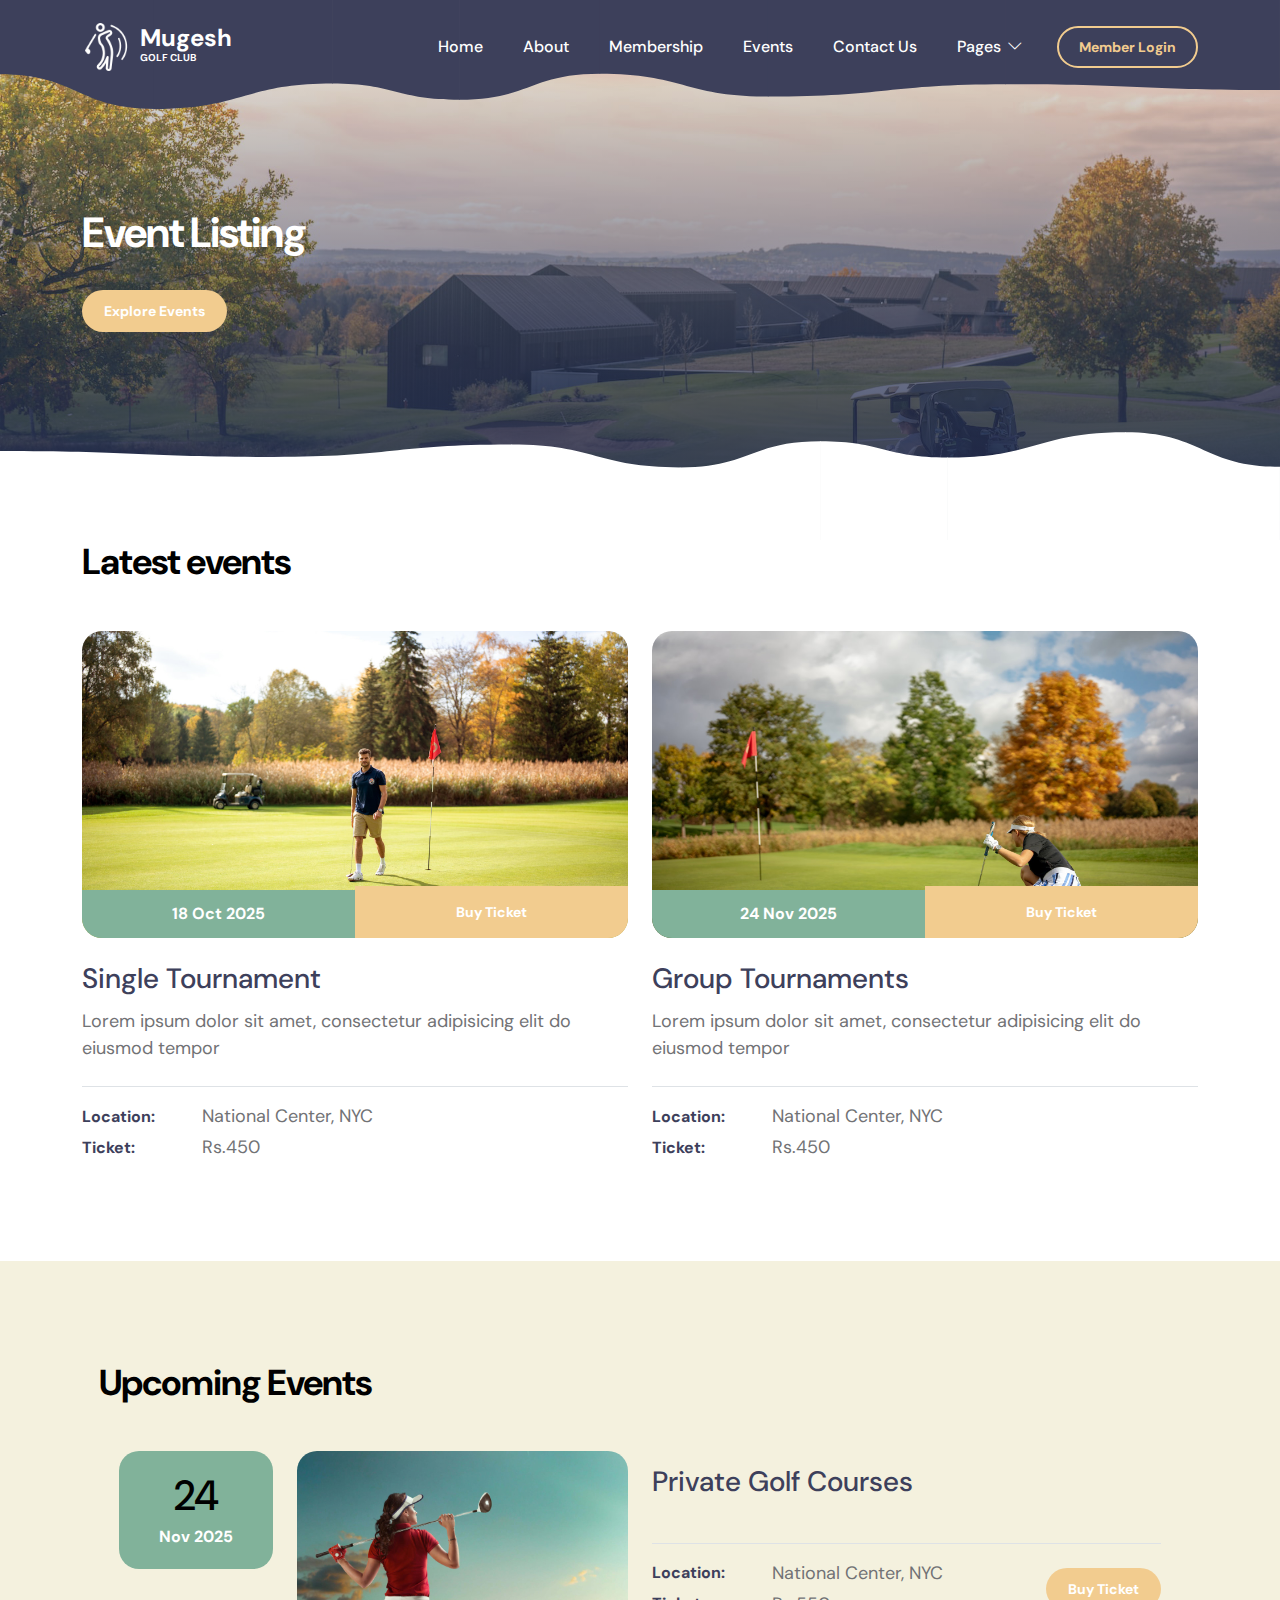
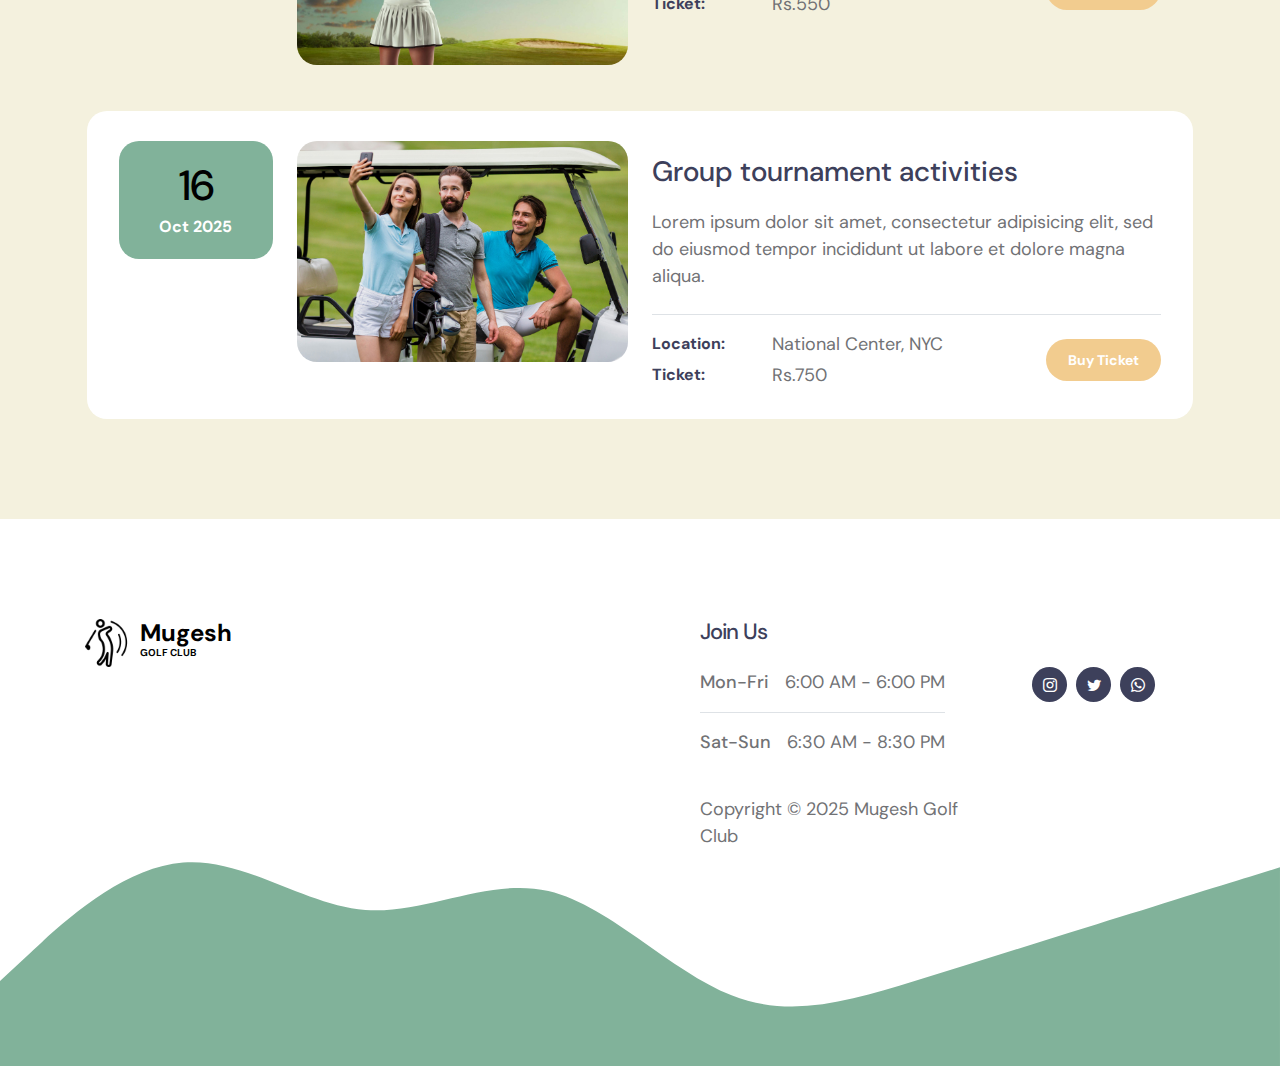
<file: event-listing.html>
<!doctype html>
<html lang="en">
    <head>
        <meta charset="utf-8">
        <meta name="viewport" content="width=device-width, initial-scale=1">

        <meta name="description" content="">
        <meta name="author" content="">

        <title>Mugesh Golf Club - Event Listing</title>

        <!-- CSS FILES -->                
        <link rel="preconnect" href="https://fonts.googleapis.com">

        <link rel="preconnect" href="https://fonts.gstatic.com" crossorigin>

        <link href="https://fonts.googleapis.com/css2?family=DM+Sans:ital,wght@0,400;0,500;0,700;1,400&display=swap" rel="stylesheet">

        <link href="css/bootstrap.min.css" rel="stylesheet">

        <link href="css/bootstrap-icons.css" rel="stylesheet">

        <link href="css/templatemo-tiya-golf-club.css" rel="stylesheet">
        

    </head>
    
    <body>

        <main>

            <nav class="navbar navbar-expand-lg">                
                <div class="container">
                    <a class="navbar-brand d-flex align-items-center" href="index.html">
                        <img src="images/logo.png" class="navbar-brand-image img-fluid" alt="tiya Golf Club">
                        <span class="navbar-brand-text">
                            Mugesh
                            <small>Golf Club</small>
                        </span>
                    </a>

                    <div class="d-lg-none ms-auto me-3">
                        <a class="btn custom-btn custom-border-btn" data-bs-toggle="offcanvas" href="#offcanvasExample" role="button" aria-controls="offcanvasExample">Member Login</a>
                    </div>
    
                    <button class="navbar-toggler" type="button" data-bs-toggle="collapse" data-bs-target="#navbarNav" aria-controls="navbarNav" aria-expanded="false" aria-label="Toggle navigation">
                        <span class="navbar-toggler-icon"></span>
                    </button>
    
                    <div class="collapse navbar-collapse" id="navbarNav">
                        <ul class="navbar-nav ms-lg-auto">
                            <li class="nav-item">
                                <a class="nav-link" href="index.html#section_1">Home</a>
                            </li>
    
                            <li class="nav-item">
                                <a class="nav-link" href="index.html#section_2">About</a>
                            </li>

                            <li class="nav-item">
                                <a class="nav-link" href="index.html#section_3">Membership</a>
                            </li>

                            <li class="nav-item">
                                <a class="nav-link" href="index.html#section_4">Events</a>
                            </li>

                            <li class="nav-item">
                                <a class="nav-link" href="index.html#section_5">Contact Us</a>
                            </li>

                            <li class="nav-item dropdown">
                                <a class="nav-link dropdown-toggle" href="#" id="navbarLightDropdownMenuLink" role="button" data-bs-toggle="dropdown" aria-expanded="false">Pages</a>

                                <ul class="dropdown-menu dropdown-menu-light" aria-labelledby="navbarLightDropdownMenuLink">
                                    <li><a class="dropdown-item active" href="event-listing.html">Event Listing</a></li>

                                    <li><a class="dropdown-item" href="event-detail.html">Event Detail</a></li>
                                </ul>
                            </li>
                        </ul>

                        <div class="d-none d-lg-block ms-lg-3">
                            <a class="btn custom-btn custom-border-btn" data-bs-toggle="offcanvas" href="#offcanvasExample" role="button" aria-controls="offcanvasExample">Member Login</a>
                        </div>
                    </div>
                </div>
            </nav>

            <div class="offcanvas offcanvas-end" data-bs-scroll="true" tabindex="-1" id="offcanvasExample" aria-labelledby="offcanvasExampleLabel">                
                <div class="offcanvas-header">
                    <h5 class="offcanvas-title" id="offcanvasExampleLabel">Member Login</h5>
                    
                    <button type="button" class="btn-close" data-bs-dismiss="offcanvas" aria-label="Close"></button>
                </div>
                
                <div class="offcanvas-body d-flex flex-column">
                    <form class="custom-form member-login-form" action="#" method="post" role="form">

                        <div class="member-login-form-body">
                            <div class="mb-4">
                                <label class="form-label mb-2" for="member-login-number">Membership No.</label>

                                <input type="text" name="member-login-number" id="member-login-number" class="form-control" placeholder="11002560" required>
                            </div>

                            <div class="mb-4">
                                <label class="form-label mb-2" for="member-login-password">Password</label>

                                <input type="password" name="member-login-password" id="member-login-password" pattern="[0-9a-zA-Z]{4,10}" class="form-control" placeholder="Password" required="">
                            </div>

                            <div class="form-check mb-4">
                                <input class="form-check-input" type="checkbox" value="" id="flexCheckDefault">
                              
                                <label class="form-check-label" for="flexCheckDefault">
                                    Remember me
                                </label>
                            </div>

                            <div class="col-lg-5 col-md-7 col-8 mx-auto">
                                <button type="submit" class="form-control">Login</button>
                            </div>

                            <div class="text-center my-4">
                                <a href="#">Forgotten password?</a>
                            </div>
                        </div>
                    </form>

                    <div class="mt-auto mb-5">
                        <p>
                            <strong class="text-white me-3">Any Questions?</strong>

                            <a href="tel: 010-020-0340" class="contact-link">
                            	010-020-0340
                            </a>
                        </p>
                    </div>
                </div>

                <svg xmlns="http://www.w3.org/2000/svg" viewBox="0 0 1440 320"><path fill="#3D405B" fill-opacity="1" d="M0,224L34.3,192C68.6,160,137,96,206,90.7C274.3,85,343,139,411,144C480,149,549,107,617,122.7C685.7,139,754,213,823,240C891.4,267,960,245,1029,224C1097.1,203,1166,181,1234,160C1302.9,139,1371,117,1406,106.7L1440,96L1440,320L1405.7,320C1371.4,320,1303,320,1234,320C1165.7,320,1097,320,1029,320C960,320,891,320,823,320C754.3,320,686,320,617,320C548.6,320,480,320,411,320C342.9,320,274,320,206,320C137.1,320,69,320,34,320L0,320Z"></path></svg>
            </div>
            

            <section class="hero-section hero-50 d-flex justify-content-center align-items-center" id="section_1">

                <div class="section-overlay"></div>

                <svg viewBox="0 0 1962 178" xmlns="http://www.w3.org/2000/svg" xmlns:xlink="http://www.w3.org/1999/xlink"><path fill="#3D405B" d="M 0 114 C 118.5 114 118.5 167 237 167 L 237 167 L 237 0 L 0 0 Z" stroke-width="0"></path> <path fill="#3D405B" d="M 236 167 C 373 167 373 128 510 128 L 510 128 L 510 0 L 236 0 Z" stroke-width="0"></path> <path fill="#3D405B" d="M 509 128 C 607 128 607 153 705 153 L 705 153 L 705 0 L 509 0 Z" stroke-width="0"></path><path fill="#3D405B" d="M 704 153 C 812 153 812 113 920 113 L 920 113 L 920 0 L 704 0 Z" stroke-width="0"></path><path fill="#3D405B" d="M 919 113 C 1048.5 113 1048.5 148 1178 148 L 1178 148 L 1178 0 L 919 0 Z" stroke-width="0"></path><path fill="#3D405B" d="M 1177 148 C 1359.5 148 1359.5 129 1542 129 L 1542 129 L 1542 0 L 1177 0 Z" stroke-width="0"></path><path fill="#3D405B" d="M 1541 129 C 1751.5 129 1751.5 138 1962 138 L 1962 138 L 1962 0 L 1541 0 Z" stroke-width="0"></path></svg>

                <div class="container">
                    <div class="row">

                        <div class="col-lg-6 col-12">

                            <h1 class="text-white mb-4 pb-2">Event Listing</h1>

                            <a href="#section_3" class="btn custom-btn smoothscroll me-3">Explore Events</a>
                        </div>

                    </div>
                </div>

                <svg viewBox="0 0 1962 178" xmlns="http://www.w3.org/2000/svg" xmlns:xlink="http://www.w3.org/1999/xlink"><path fill="#ffffff" d="M 0 114 C 118.5 114 118.5 167 237 167 L 237 167 L 237 0 L 0 0 Z" stroke-width="0"></path> <path fill="#ffffff" d="M 236 167 C 373 167 373 128 510 128 L 510 128 L 510 0 L 236 0 Z" stroke-width="0"></path> <path fill="#ffffff" d="M 509 128 C 607 128 607 153 705 153 L 705 153 L 705 0 L 509 0 Z" stroke-width="0"></path><path fill="#ffffff" d="M 704 153 C 812 153 812 113 920 113 L 920 113 L 920 0 L 704 0 Z" stroke-width="0"></path><path fill="#ffffff" d="M 919 113 C 1048.5 113 1048.5 148 1178 148 L 1178 148 L 1178 0 L 919 0 Z" stroke-width="0"></path><path fill="#ffffff" d="M 1177 148 C 1359.5 148 1359.5 129 1542 129 L 1542 129 L 1542 0 L 1177 0 Z" stroke-width="0"></path><path fill="#ffffff" d="M 1541 129 C 1751.5 129 1751.5 138 1962 138 L 1962 138 L 1962 0 L 1541 0 Z" stroke-width="0"></path></svg>
            </section>


            <section class="events-section section-padding" id="section_2">
                <div class="container">
                    <div class="row">

                        <div class="col-lg-12 col-12">
                            <h2 class="mb-lg-5 mb-4">Latest events</h2>
                        </div>

                        <div class="col-lg-6 col-12 mb-5 mb-lg-0">
                            <div class="custom-block-image-wrap">
                                <a href="event-detail.html">
                                    <img src="images/anna-rosar-ew-olGvgCCs-unsplash.jpg" class="custom-block-image img-fluid" alt="">

                                    <i class="custom-block-icon bi-link"></i>
                                </a>

                                <div class="custom-block-date-wrap">
                                    <strong class="text-white">18 Oct 2025</strong>
                                </div>

                                <div class="custom-btn-wrap">
                                    <a href="event-detail.html" class="btn custom-btn">Buy Ticket</a>
                                </div>
                            </div>

                            <div class="custom-block-info">
                                <a href="event-detail.html" class="events-title mb-2">Single Tournament</a>

                                <p class="mb-0">Lorem ipsum dolor sit amet, consectetur adipisicing elit do eiusmod tempor</p>


                                <div class="border-top mt-4 pt-3">
                                    <div class="d-flex flex-wrap align-items-center mb-1">
                                        <span class="custom-block-span">Location:</span>

                                        <p class="mb-0">National Center, NYC</p>
                                    </div>

                                    <div class="d-flex flex-wrap align-items-center">
                                        <span class="custom-block-span">Ticket:</span>

                                        <p class="mb-0">Rs.450</p>
                                    </div>
                                </div>
                            </div>
                        </div>

                        <div class="col-lg-6 col-12">
                            <div class="custom-block-image-wrap">
                                <a href="event-detail.html">
                                    <img src="images/frederik-rosar-NDSZcCfnsbY-unsplash.jpg" class="custom-block-image img-fluid" alt="">

                                    <i class="custom-block-icon bi-link"></i>
                                </a>

                                <div class="custom-block-date-wrap">
                                    <strong class="text-white">24 Nov 2025</strong>
                                </div>

                                <div class="custom-btn-wrap">
                                    <a href="event-detail.html" class="btn custom-btn">Buy Ticket</a>
                                </div>
                            </div>

                            <div class="custom-block-info">
                                <a href="event-detail.html" class="events-title mb-2">Group Tournaments</a>

                                <p class="mb-0">Lorem ipsum dolor sit amet, consectetur adipisicing elit do eiusmod tempor</p>


                                <div class="border-top mt-4 pt-3">
                                    <div class="d-flex flex-wrap align-items-center mb-1">
                                        <span class="custom-block-span">Location:</span>

                                        <p class="mb-0">National Center, NYC</p>
                                    </div>

                                    <div class="d-flex flex-wrap align-items-center">
                                        <span class="custom-block-span">Ticket:</span>

                                        <p class="mb-0">Rs.450</p>
                                    </div>
                                </div>
                            </div>
                        </div>

                    </div>
                </div>
            </section>


            <section class="events-section events-listing-section section-bg section-padding" id="section_3">
                <div class="container">
                    <div class="row">

                        <div class="col-lg-12 col-12">
                            <h2 class="mb-3">Upcoming Events</h2>
                        </div>

                        <div class="row custom-block mb-3">
                            <div class="col-lg-2 col-md-4 col-12 order-2 order-md-0 order-lg-0">
                                <div class="custom-block-date-wrap d-flex d-lg-block d-md-block align-items-center mt-3 mt-lg-0 mt-md-0">
                                    <h6 class="custom-block-date mb-lg-1 mb-0 me-3 me-lg-0 me-md-0">24</h6>
                                    
                                    <strong class="text-white">Nov 2025</strong>
                                </div>
                            </div>

                            <div class="col-lg-4 col-md-8 col-12 order-1 order-lg-0">
                                <div class="custom-block-image-wrap">
                                    <a href="event-detail.html">
                                        <img src="images/professional-golf-player.jpg" class="custom-block-image img-fluid" alt="">

                                        <i class="custom-block-icon bi-link"></i>
                                    </a>
                                </div>
                            </div>

                            <div class="col-lg-6 col-12 order-3 order-lg-0">
                                <div class="custom-block-info mt-2 mt-lg-0">
                                    <a href="event-detail.html" class="events-title mb-3">Private Golf Courses</a>


                                    <div class="d-flex flex-wrap border-top mt-4 pt-3">

                                        <div class="mb-4 mb-lg-0">
                                            <div class="d-flex flex-wrap align-items-center mb-1">
                                                <span class="custom-block-span">Location:</span>

                                                <p class="mb-0">National Center, NYC</p>
                                            </div>

                                            <div class="d-flex flex-wrap align-items-center">
                                                <span class="custom-block-span">Ticket:</span>

                                                <p class="mb-0">Rs.550</p>
                                            </div>
                                        </div>

                                        <div class="d-flex align-items-center ms-lg-auto">
                                            <a href="event-detail.html" class="btn custom-btn">Buy Ticket</a>
                                        </div>
                                    </div>
                                </div>
                            </div>
                        </div>

                        <div class="row custom-block custom-block-bg">
                            <div class="col-lg-2 col-md-4 col-12 order-2 order-md-0 order-lg-0">
                                <div class="custom-block-date-wrap d-flex d-lg-block d-md-block align-items-center mt-3 mt-lg-0 mt-md-0">
                                    <h6 class="custom-block-date mb-lg-1 mb-0 me-3 me-lg-0 me-md-0">16</h6>
                                    
                                    <strong class="text-white">Oct 2025</strong>
                                </div>
                            </div>

                            <div class="col-lg-4 col-md-8 col-12 order-1 order-lg-0">
                                <div class="custom-block-image-wrap">
                                    <a href="event-detail.html">
                                        <img src="images/girl-taking-selfie-with-friends-golf-field.jpg" class="custom-block-image img-fluid" alt="">

                                        <i class="custom-block-icon bi-link"></i>
                                    </a>
                                </div>
                            </div>

                            <div class="col-lg-6 col-12 order-3 order-lg-0">
                                <div class="custom-block-info mt-2 mt-lg-0">
                                    <a href="event-detail.html" class="events-title mb-3">Group tournament activities</a>

                                    <p class="mb-0">Lorem ipsum dolor sit amet, consectetur adipisicing elit, sed do eiusmod tempor incididunt ut labore et dolore magna aliqua.</p>

                                    <div class="d-flex flex-wrap border-top mt-4 pt-3">

                                        <div class="mb-4 mb-lg-0">
                                            <div class="d-flex flex-wrap align-items-center mb-1">
                                                <span class="custom-block-span">Location:</span>

                                                <p class="mb-0">National Center, NYC</p>
                                            </div>

                                            <div class="d-flex flex-wrap align-items-center">
                                                <span class="custom-block-span">Ticket:</span>

                                                <p class="mb-0">Rs.750</p>
                                            </div>
                                        </div>

                                        <div class="d-flex align-items-center ms-lg-auto">
                                            <a href="event-detail.html" class="btn custom-btn">Buy Ticket</a>
                                        </div>
                                    </div>
                                </div>
                            </div>
                        </div>

                    </div>
                </div>
            </section>
        </main>

        <footer class="site-footer">
            <div class="container">
                <div class="row">

                    <div class="col-lg-6 col-12 me-auto mb-5 mb-lg-0">
                        <a class="navbar-brand d-flex align-items-center" href="index.html">
                            <img src="images/logo.png" class="navbar-brand-image img-fluid" alt="">
                            <span class="navbar-brand-text">
                                Mugesh
                                <small>Golf Club</small>
                            </span>
                        </a>
                    </div>

                    <div class="col-lg-3 col-12">
                        <h5 class="site-footer-title mb-4">Join Us</h5>

                        <p class="d-flex border-bottom pb-3 mb-3 me-lg-3">
                            <span>Mon-Fri</span>
                            6:00 AM - 6:00 PM
                        </p>

                        <p class="d-flex me-lg-3">
                            <span>Sat-Sun</span>
                            6:30 AM - 8:30 PM
                        </p>
                        <br>
                        <p class="copyright-text">Copyright © 2025 Mugesh Golf Club</p>
                    </div>

                        <div class="col-lg-2 col-12 ms-auto">
                            <ul class="social-icon mt-lg-5 mt-3 mb-4">
                                <li class="social-icon-item">
                                    <a href="#" class="social-icon-link bi-instagram"></a>
                                </li>

                                <li class="social-icon-item">
                                    <a href="#" class="social-icon-link bi-twitter"></a>
                                </li>

                                <li class="social-icon-item">
                                    <a href="#" class="social-icon-link bi-whatsapp"></a>
                                </li>
                            </ul>

                        </div>

                </div>
            </div>

            <svg xmlns="http://www.w3.org/2000/svg" viewBox="0 0 1440 320"><path fill="#81B29A" fill-opacity="1" d="M0,224L34.3,192C68.6,160,137,96,206,90.7C274.3,85,343,139,411,144C480,149,549,107,617,122.7C685.7,139,754,213,823,240C891.4,267,960,245,1029,224C1097.1,203,1166,181,1234,160C1302.9,139,1371,117,1406,106.7L1440,96L1440,320L1405.7,320C1371.4,320,1303,320,1234,320C1165.7,320,1097,320,1029,320C960,320,891,320,823,320C754.3,320,686,320,617,320C548.6,320,480,320,411,320C342.9,320,274,320,206,320C137.1,320,69,320,34,320L0,320Z"></path></svg>
        </footer>


        <!-- JAVASCRIPT FILES -->
        <script src="js/jquery.min.js"></script>
        <script src="js/bootstrap.bundle.min.js"></script>
        <script src="js/jquery.sticky.js"></script>
        <script src="js/custom.js"></script>

    </body>
</html>
</file>
<file: css/templatemo-tiya-golf-club.css>
/*

TemplateMo 587 tiya Golf Club

https://templatemo.com/tm-587-tiya-golf-club

*/


/*---------------------------------------
  CUSTOM PROPERTIES ( VARIABLES )             
-----------------------------------------*/
:root {
  --white-color:                  #ffffff;
  --primary-color:                #81B29A;
  --secondary-color:              #3D405B;
  --section-bg-color:             #F4F1DE;
  --custom-btn-bg-color:          #F2CC8F;
  --custom-btn-bg-hover-color:    #E07A5F;
  --dark-color:                   #000000;
  --p-color:                      #717275;
  --link-hover-color:             #F2CC8F;

  --body-font-family:             'DM Sans', sans-serif;

  --h1-font-size:                 42px;
  --h2-font-size:                 36px;
  --h3-font-size:                 28px;
  --h4-font-size:                 24px;
  --h5-font-size:                 22px;
  --h6-font-size:                 20px;
  --p-font-size:                  18px;
  --menu-font-size:               16px;
  --btn-font-size:                14px;

  --border-radius-large:          100px;
  --border-radius-medium:         20px;
  --border-radius-small:          10px;

  --font-weight-normal:           400;
  --font-weight-medium:           500;
  --font-weight-bold:             700;
}

body {
  background-color: var(--white-color);
  font-family: var(--body-font-family); 
}


/*---------------------------------------
  TYPOGRAPHY               
-----------------------------------------*/

h2,
h3,
h4,
h5,
h6 {
  color: var(--dark-color);
}

h1,
h2,
h3,
h4,
h5,
h6 {
  font-weight: var(--font-weight-medium);
  letter-spacing: -1px;
}

h1 {
  font-size: var(--h1-font-size);
  font-weight: var(--font-weight-bold);
}

h2 {
  font-size: var(--h2-font-size);
  font-weight: var(--font-weight-bold);
}

h3 {
  font-size: var(--h3-font-size);
}

h4 {
  font-size: var(--h4-font-size);
}

h5 {
  font-size: var(--h5-font-size);
}

h6 {
  font-size: var(--h6-font-size);
}

p {
  color: var(--p-color);
  font-size: var(--p-font-size);
  font-weight: var(--font-weight-normal);
}

ul li {
  color: var(--p-color);
  font-size: var(--p-font-size);
  font-weight: var(--font-weight-normal);
}

a, 
button {
  touch-action: manipulation;
  transition: all 0.3s;
}

a {
  display: inline-block;
  color: var(--secondary-color);
  text-decoration: none;
}

a:hover {
  color: var(--link-hover-color);
}

b,
strong {
  font-weight: var(--font-weight-bold);
}


/*---------------------------------------
  SECTION               
-----------------------------------------*/
.section-bg {
  background-color: var(--section-bg-color);
}

.section-padding {
  padding-top: 100px;
  padding-bottom: 100px;
}

.section-overlay {
  content: "";
  background: rgba(0, 0, 0, 0) linear-gradient(rgba(39, 48, 83, 0.01) 0%, rgb(39, 48, 83) 100%) repeat scroll 0% 0%;
  position: absolute;
  top: 0;
  right: 0;
  bottom: 0;
  left: 0;
}

::selection {
  background-color: var(--primary-color);
  color: var(--white-color);
}


/*---------------------------------------
  ANIMATED HEADLINE               
-----------------------------------------*/
.cd-words-wrapper {
  display: inline-block;
  position: relative;
  text-align: left;
}

.cd-words-wrapper b {
  color: var(--link-hover-color);
  display: inline-block;
  position: absolute;
  white-space: nowrap;
  left: 0;
  top: 0;
}

.cd-words-wrapper b.is-visible {
  position: relative;
}

.no-js .cd-words-wrapper b {
  opacity: 0;
}

.no-js .cd-words-wrapper b.is-visible {
  opacity: 1;
}

.cd-headline.rotate-1 .cd-words-wrapper {
  -webkit-perspective: 300px;
  -moz-perspective: 300px;
  perspective: 300px;
}
.cd-headline.rotate-1 b {
  opacity: 0;
  -webkit-transform-origin: 50% 100%;
  -moz-transform-origin: 50% 100%;
  -ms-transform-origin: 50% 100%;
  -o-transform-origin: 50% 100%;
  transform-origin: 50% 100%;
  -webkit-transform: rotateX(180deg);
  -moz-transform: rotateX(180deg);
  -ms-transform: rotateX(180deg);
  -o-transform: rotateX(180deg);
  transform: rotateX(180deg);
}
.cd-headline.rotate-1 b.is-visible {
  opacity: 1;
  -webkit-transform: rotateX(0deg);
  -moz-transform: rotateX(0deg);
  -ms-transform: rotateX(0deg);
  -o-transform: rotateX(0deg);
  transform: rotateX(0deg);
  -webkit-animation: cd-rotate-1-in 1.2s;
  -moz-animation: cd-rotate-1-in 1.2s;
  animation: cd-rotate-1-in 1.2s;
}
.cd-headline.rotate-1 b.is-hidden {
  -webkit-transform: rotateX(180deg);
  -moz-transform: rotateX(180deg);
  -ms-transform: rotateX(180deg);
  -o-transform: rotateX(180deg);
  transform: rotateX(180deg);
  -webkit-animation: cd-rotate-1-out 1.2s;
  -moz-animation: cd-rotate-1-out 1.2s;
  animation: cd-rotate-1-out 1.2s;
}

@-webkit-keyframes cd-rotate-1-in {
  0% {
    -webkit-transform: rotateX(180deg);
    opacity: 0;
  }
  35% {
    -webkit-transform: rotateX(120deg);
    opacity: 0;
  }
  65% {
    opacity: 0;
  }
  100% {
    -webkit-transform: rotateX(360deg);
    opacity: 1;
  }
}
@-moz-keyframes cd-rotate-1-in {
  0% {
    -moz-transform: rotateX(180deg);
    opacity: 0;
  }
  35% {
    -moz-transform: rotateX(120deg);
    opacity: 0;
  }
  65% {
    opacity: 0;
  }
  100% {
    -moz-transform: rotateX(360deg);
    opacity: 1;
  }
}
@keyframes cd-rotate-1-in {
  0% {
    -webkit-transform: rotateX(180deg);
    -moz-transform: rotateX(180deg);
    -ms-transform: rotateX(180deg);
    -o-transform: rotateX(180deg);
    transform: rotateX(180deg);
    opacity: 0;
  }
  35% {
    -webkit-transform: rotateX(120deg);
    -moz-transform: rotateX(120deg);
    -ms-transform: rotateX(120deg);
    -o-transform: rotateX(120deg);
    transform: rotateX(120deg);
    opacity: 0;
  }
  65% {
    opacity: 0;
  }
  100% {
    -webkit-transform: rotateX(360deg);
    -moz-transform: rotateX(360deg);
    -ms-transform: rotateX(360deg);
    -o-transform: rotateX(360deg);
    transform: rotateX(360deg);
    opacity: 1;
  }
}
@-webkit-keyframes cd-rotate-1-out {
  0% {
    -webkit-transform: rotateX(0deg);
    opacity: 1;
  }
  35% {
    -webkit-transform: rotateX(-40deg);
    opacity: 1;
  }
  65% {
    opacity: 0;
  }
  100% {
    -webkit-transform: rotateX(180deg);
    opacity: 0;
  }
}
@-moz-keyframes cd-rotate-1-out {
  0% {
    -moz-transform: rotateX(0deg);
    opacity: 1;
  }
  35% {
    -moz-transform: rotateX(-40deg);
    opacity: 1;
  }
  65% {
    opacity: 0;
  }
  100% {
    -moz-transform: rotateX(180deg);
    opacity: 0;
  }
}
@keyframes cd-rotate-1-out {
  0% {
    -webkit-transform: rotateX(0deg);
    -moz-transform: rotateX(0deg);
    -ms-transform: rotateX(0deg);
    -o-transform: rotateX(0deg);
    transform: rotateX(0deg);
    opacity: 1;
  }
  35% {
    -webkit-transform: rotateX(-40deg);
    -moz-transform: rotateX(-40deg);
    -ms-transform: rotateX(-40deg);
    -o-transform: rotateX(-40deg);
    transform: rotateX(-40deg);
    opacity: 1;
  }
  65% {
    opacity: 0;
  }
  100% {
    -webkit-transform: rotateX(180deg);
    -moz-transform: rotateX(180deg);
    -ms-transform: rotateX(180deg);
    -o-transform: rotateX(180deg);
    transform: rotateX(180deg);
    opacity: 0;
  }
}


/*---------------------------------------
  CUSTOM BUTTON               
-----------------------------------------*/
.custom-btn {
  background: var(--custom-btn-bg-color);
  border: 2px solid transparent;
  border-radius: var(--border-radius-large);
  color: var(--white-color);
  font-size: var(--btn-font-size);
  font-weight: var(--font-weight-bold);
  line-height: normal;
  transition: all 0.3s;
  padding: 10px 20px;
}

.custom-btn:hover {
  background: var(--custom-btn-bg-hover-color);
  color: var(--white-color);
}

.custom-border-btn {
  background: transparent;
  border: 2px solid var(--custom-btn-bg-color);
  color: var(--custom-btn-bg-color);
}

.custom-border-btn:hover {
  background: var(--custom-btn-bg-color);
  border-color: transparent;
  color: var(--white-color);
}

.custom-btn-bg-white {
  border-color: var(--white-color);
  color: var(--white-color);
}

.custom-btn-group .link {
  color: var(--white-color);
  font-weight: var(--font-weight-medium);
}

.custom-btn-group .link:hover {
  color: var(--link-hover-color);
}


/*---------------------------------------
  NAVIGATION BAR & OFFCANVAS              
-----------------------------------------*/
.offcanvas {
  background-color: var(--primary-color);
  padding: 30px;
}

.offcanvas.offcanvas-end {
  border-left: 0;
}

.offcanvas-header .btn-close {
  transition: all 0.3s;
}

.offcanvas-header .btn-close:hover {
  transform: rotate(180deg);
}

.offcanvas svg {
  position: absolute;
  bottom: 0;
  right: 0;
  left: 0;
}

.sticky-wrapper {
  position: absolute;
  top: 0;
  right: 0;
  left: 0;
}

.sticky-wrapper.is-sticky .navbar {
  background-color: rgb(61 64 91);
}

.navbar {
  background: transparent;
  z-index: 99;
  padding-top: 15px;
  padding-bottom: 15px;
}

.navbar-brand,
.navbar-brand:hover {
  font-size: var(--h4-font-size);
  font-weight: var(--font-weight-bold);
  display: block;
  color: var(--dark-color);
  max-width: 48px;
}

.navbar .navbar-brand,
.navbar .navbar-brand:hover {
  color: var(--white-color);
}

.navbar .navbar-brand-image {
  filter: brightness(0) invert(1);
}

.navbar-brand-image {
  width: 48px;
  height: 48px;
}

.navbar-brand-text {
  line-height: normal;
  margin-left: 10px;
  position: relative;
  bottom: 5px;
}

.navbar-brand-text small {
  display: block;
  font-size: 10px;
  line-height: 1;
  text-transform: uppercase;
}

.navbar-expand-lg .navbar-nav .nav-link {
  border-radius: var(--border-radius-large);
  margin: 10px;
  padding: 10px;
}

.navbar-nav .nav-link {
  display: inline-block;
  color: var(--white-color);
  font-size: var(--menu-font-size);
  font-weight: var(--font-weight-medium);
  padding-top: 15px;
  padding-bottom: 15px;
}

.navbar-nav .nav-link.active, 
.navbar-nav .nav-link:hover {
  color: var(--link-hover-color);
}

.navbar .dropdown-menu {
  background: var(--white-color);
  box-shadow: 0 1rem 3rem rgba(0,0,0,.175);
  border: 0;
  display: inherit;
  opacity: 0;
  min-width: 9rem;
  margin-top: 20px;
  padding: 13px 0 10px 0;
  transition: all 0.3s;
  pointer-events: none;
}

.navbar .dropdown-menu::before {
  content: "";
  width: 0;
  height: 0;
  border-left: 20px solid transparent;
  border-right: 20px solid transparent;
  border-bottom: 15px solid var(--white-color);
  position: absolute;
  top: -10px;
  left: 10px;
}

.navbar .dropdown-item {
  display: inline-block;
  color: var(--p-color);
  font-size: var(--menu-font-size);
  font-weight: var(--font-weight-medium);
  position: relative;
}

.navbar .dropdown-item.active, 
.navbar .dropdown-item:active,
.navbar .dropdown-item:focus, 
.navbar .dropdown-item:hover {
  background: transparent;
  color: var(--link-hover-color);
}

.navbar .dropdown-toggle::after {
  content: "\f282";
  display: inline-block;
  font-family: bootstrap-icons !important;
  font-size: var(--copyright-font-size);
  font-style: normal;
  font-weight: normal !important;
  font-variant: normal;
  text-transform: none;
  line-height: 1;
  vertical-align: -.125em;
  -webkit-font-smoothing: antialiased;
  -moz-osx-font-smoothing: grayscale;
  position: relative;
  left: 2px;
  border: 0;
}

@media screen and (min-width: 992px) {
  .navbar .dropdown:hover .dropdown-menu {
    opacity: 1;
    margin-top: 0;
    pointer-events: auto;
  }
}

.navbar-toggler {
  border: 0;
  padding: 0;
  cursor: pointer;
  margin: 0;
  width: 30px;
  height: 35px;
  outline: none;
}

.navbar-toggler:focus {
  outline: none;
  box-shadow: none;
}

.navbar-toggler[aria-expanded="true"] .navbar-toggler-icon {
  background: transparent;
}

.navbar-toggler[aria-expanded="true"] .navbar-toggler-icon:before,
.navbar-toggler[aria-expanded="true"] .navbar-toggler-icon:after {
  transition: top 300ms 50ms ease, -webkit-transform 300ms 350ms ease;
  transition: top 300ms 50ms ease, transform 300ms 350ms ease;
  transition: top 300ms 50ms ease, transform 300ms 350ms ease, -webkit-transform 300ms 350ms ease;
  top: 0;
}

.navbar-toggler[aria-expanded="true"] .navbar-toggler-icon:before {
  transform: rotate(45deg);
}

.navbar-toggler[aria-expanded="true"] .navbar-toggler-icon:after {
  transform: rotate(-45deg);
}

.navbar-toggler .navbar-toggler-icon {
  background: var(--white-color);
  transition: background 10ms 300ms ease;
  display: block;
  width: 30px;
  height: 2px;
  position: relative;
}

.navbar-toggler .navbar-toggler-icon:before,
.navbar-toggler .navbar-toggler-icon:after {
  transition: top 300ms 350ms ease, -webkit-transform 300ms 50ms ease;
  transition: top 300ms 350ms ease, transform 300ms 50ms ease;
  transition: top 300ms 350ms ease, transform 300ms 50ms ease, -webkit-transform 300ms 50ms ease;
  position: absolute;
  right: 0;
  left: 0;
  background: var(--white-color);
  width: 30px;
  height: 2px;
  content: '';
}

.navbar-toggler .navbar-toggler-icon::before {
  top: -8px;
}

.navbar-toggler .navbar-toggler-icon::after {
  top: 8px;
}


/*---------------------------------------
  HERO        
-----------------------------------------*/
.hero-section {
  background-image: url('../images/anna-rosar-ZxFyVBHMK-c-unsplash.jpg');
  background-repeat: no-repeat;
  background-size: cover;
  background-position: center;
  position: relative;
  padding-top: 100px;
  padding-bottom: 100px;
  height: 100vh;
  min-height: 670px;
  margin-bottom: -90px;
}

.hero-50 {
  height: auto;
  min-height: 540px;
  margin-bottom: -100px;
}

.hero-50 .container + svg {
  transform: rotate(180deg);
}

.hero-section .ratio {
  border-radius: var(--border-radius-medium);
  overflow: hidden;
}

.hero-section svg {
  position: absolute;
  right: 0;
  left: 0;
}

.hero-section > svg {
  top: 0;
}

.hero-section .container + svg {
  top: auto;
  bottom: -1px;
}

.hero-section .row {
  position: relative;
  z-index: 22;
}


/*---------------------------------------
  BACKGROUND IMAGE SECTION        
-----------------------------------------*/
.section-bg-image {
  background-image: url('../images/frederik-rosar-NDSZcCfnsbY-unsplash.jpg');
  background-repeat: no-repeat;
  background-size: cover;
  background-position: center;
  position: relative;
  margin-bottom: -70px;
}

.section-bg-image .container + svg {
  transform: rotate(180deg);
  position: relative;
  bottom: -1px;
}

.section-bg-image-block {
  backdrop-filter: blur(5px) saturate(180%);
  -webkit-backdrop-filter: blur(5px) saturate(180%);
  background-color: rgba(255, 255, 255, 0.75);
  border-radius: var(--border-radius-medium);
  border: 1px solid rgba(209, 213, 219, 0.3);
  border-radius: var(--border-radius-medium);
  padding: 50px;
}

.section-bg-image-block .input-group {
  background-color: var(--white-color);
  border-radius: var(--border-radius-large);
  padding: 10px 15px;
}

.section-bg-image-block .input-group-text {
  background-color: transparent;
  border: 0;
}

.section-bg-image-block input[type="email"] {
  border: 0;
  box-shadow: none;
  margin-bottom: 0;
  padding-left: 0;
}

.section-bg-image-block button[type="submit"] {
  background-color: var(--primary-color);
  border: 0;
  border-radius: var(--border-radius-large) !important;
  color: var(--white-color);
  max-width: 150px;
}


/*---------------------------------------
  ABOUT SECTOIN              
-----------------------------------------*/
.about-section {
  padding-bottom: 70px;
}

.member-block-image-wrap {
  border-radius: var(--border-radius-medium);
  position: relative;
  overflow: hidden;
}

.member-block-image-wrap:hover .member-block-image {
  transform: scale(1.2);
}

.member-block-image-wrap:hover .social-icon {
  opacity: 1;
}

.member-block-image-wrap .social-icon {
  background-color: var(--white-color);
  border-radius: var(--border-radius-large);
  position: absolute;
  top: 50%;
  left: 50%;
  transform: translate(-50%, -50%);
  opacity: 0;
  transition: all 0.5s;
  padding: 15px 20px;
  width: auto;
}

.member-block-image {
  transition: all 0.3s;
}

.member-block-info {
  padding: 10px;
}

.member-block-info h4,
.member-block-info p {
  margin-bottom: 0;
}


/*---------------------------------------
  CUSTOM BLOCK              
-----------------------------------------*/
.custom-block {
  border-radius: var(--border-radius-medium);
  position: relative;
  overflow: hidden;
  padding: 30px 20px;
}

.custom-block-bg {
  background: var(--white-color);
}

.custom-block-date-wrap {
  background-color: var(--primary-color);
  border-radius: var(--border-radius-medium);
  text-align: center;
  padding: 20px 30px;
}

.custom-block-date {
  font-size: var(--h1-font-size);
}

.custom-block-image-wrap {
  border-radius: var(--border-radius-medium);
  position: relative;
  overflow: hidden;
}

.custom-block-image-wrap:hover .custom-block-image {
  transform: scale(1.2);
}

.custom-block-image-wrap:hover .custom-block-icon {
  opacity: 1;
}

.custom-block-image {
  transition: all 0.3s;
}

.custom-block-image-wrap .custom-block-date-wrap,
.custom-block-image-wrap .custom-btn-wrap {
  position: absolute;
  bottom: 0;
}

.custom-block-image-wrap .custom-block-date-wrap {
  border-radius: 0;
  left: 0;
  width: 50%;
  padding: 12.30px 20px;
}

.custom-block-image-wrap .custom-btn-wrap {
  right: 0;
  width: 50%;
}

.custom-block-image-wrap .custom-btn  {
  border-radius: 0;
  display: block;
  padding: 15px 20px;
}

.custom-block-info {
  padding-top: 10px;
}

.custom-block-image-wrap + .custom-block-info {
  padding-top: 20px;
}

.custom-block-span {
  color: var(--secondary-color);
  font-weight: var(--font-weight-bold);
  min-width: 110px;
  margin-right: 10px;
}

.custom-block-icon {
  background: var(--custom-btn-bg-color);
  border-radius: var(--border-radius-large);
  color: var(--white-color);
  width: 60px;
  height: 60px;
  line-height: 60px;
  text-align: center;
  font-size: var(--h3-font-size);
  position: absolute;
  top: 50%;
  left: 50%;
  transform: translate(-50%, -50%);
  opacity: 0;
  transition: all 0.5s;
}

.custom-block-icon:hover {
  background: var(--custom-btn-bg-hover-color);
  color: var(--white-color);
}


/*---------------------------------------
  EVENTS SECTION            
-----------------------------------------*/
.events-section.section-bg .container > .row {
  margin-right: 5px;
  margin-left: 5px;
}

.events-section.section-bg .container > .row .row {
  margin: auto;
}

.events-listing-section {
  margin-bottom: 100px;
}

.events-detail-section .custom-block-info {
  padding: 40px 60px;
}

.events-detail-info {
  background-color: var(--section-bg-color);
  border-radius: var(--border-radius-medium);
  padding: 50px 25px;
}

.events-title {
  font-size: var(--h3-font-size);
  font-weight: var(--font-weight-medium);
}


/*---------------------------------------
  MEMBERSHIP SECTION            
-----------------------------------------*/
.membership-section .container {
  position: relative;
  z-index: 2;
}

.table-responsive {
  border-radius: var(--border-radius-medium);
}

.table-responsive tbody, 
.table-responsive td, 
.table-responsive tfoot, 
.table-responsive th, 
.table-responsive thead, 
.table-responsive tr {
  border: 0;
}

.table-responsive thead tr {
  background-color: var(--secondary-color);
  color: var(--white-color);
}

.table-responsive thead th {
  padding: 22px 16px !important;
}

.table-responsive tbody tr:nth-child(even) {
  background-color: var(--section-bg-color);
}

.table>:not(caption)>*>* {
  padding: 18px 16px;
}

.table-responsive .bi-check-circle-fill {
  color: var(--primary-color);
}

.table-responsive .bi-x-circle-fill {
  color: var(--custom-btn-bg-hover-color);
}

.membership-form {
  background-color: var(--secondary-color);
  border-radius: var(--border-radius-medium);
  padding: 35px;
}

.membership-form .form-floating>textarea {
  border-radius: var(--border-radius-medium);
  height: 100px;
}


/*---------------------------------------
  CONTACT               
-----------------------------------------*/
.contact-form .form-floating>textarea {
  border-radius: var(--border-radius-medium);
  height: 120px;
}

.contact-info {
  position: relative;
}

.contact-info-item {
  background: var(--secondary-color);
  border-radius: var(--border-radius-medium);
  position: absolute;
  overflow: hidden;
  top: 50%;
  left: 50%;
  transform: translate(-50%, -50%);
  text-align: center;
}

.contact-info-body {
  padding: 20px 30px;
}

.contact-info-body strong,
.contact-info-item a {
  color: var(--white-color);
}

.contact-info-footer {
  background-color: var(--custom-btn-bg-hover-color);
  padding: 10px 20px;
  transition: all 0.3s;
}

.contact-info-footer:hover {
  background-color: var(--custom-btn-bg-color);
}

.contact-info-footer a {
  display: block;
  font-weight: var(--font-weight-bold);
}


/*---------------------------------------
  SITE FOOTER            
-----------------------------------------*/
.site-footer {
  position: relative;
  padding-bottom: 200px;
}

.site-footer .container {
  position: relative;
  z-index: 2;
}

.site-footer svg {
  position: absolute;
  bottom: 0;
  right: 0;
  left: 0;
  pointer-events: none;
}

.site-footer-title {
  color: var(--secondary-color);
}

.site-footer p span {
  font-weight: var(--font-weight-medium);
  margin-right: auto;
}


/*---------------------------------------
  CUSTOM FORM               
-----------------------------------------*/
.custom-form .form-control {
  border-radius: var(--border-radius-large);
  border-width: 2px;
  box-shadow: none;
  color: var(--p-color);
  margin-bottom: 20px;
  padding: 10px;
  padding-left: 20px;
  outline: none;
}

.custom-form .form-control:focus,
.custom-form .form-control:hover {
  border-color: var(--dark-color);
}

.form-floating>label {
  padding-left: 20px;
}

.custom-form button[type="submit"] {
  background: var(--custom-btn-bg-color);
  border: none;
  border-radius: var(--border-radius-large);
  color: var(--white-color);
  font-size: var(--p-font-size);
  font-weight: var(--font-weight-medium);
  transition: all 0.3s;
  margin-bottom: 0;
  padding-left: 10px;
}

.custom-form button[type="submit"]:hover,
.custom-form button[type="submit"]:focus {
  background: var(--custom-btn-bg-hover-color);
  border-color: transparent;
}

.header-form {
  position: relative;
}

.header-form .form-control {
  padding-left: 42px;
}

.header-form-icon {
  width: 24px;
  position: absolute;
  top: 0;
  margin: 12px;
  margin-left: 15px;
}


/*---------------------------------------
  SOCIAL ICON               
-----------------------------------------*/
.social-icon {
  margin: 0;
  padding: 0;
}

.social-icon-item {
  list-style: none;
  display: inline-block;
  vertical-align: top;
}

.social-icon-link {
  background: var(--secondary-color);
  border-radius: var(--border-radius-large);
  color: var(--white-color);
  font-size: var(--btn-font-size);
  display: block;
  margin-right: 5px;
  text-align: center;
  width: 35px;
  height: 35px;
  line-height: 36px;
  transition: background 0.2s, color 0.2s;
}

.social-icon-link:hover {
  background: var(--primary-color);
  color: var(--white-color);
}


/*---------------------------------------
  RESPONSIVE STYLES               
-----------------------------------------*/
@media screen and (max-width: 991px) {
  h1 {
    font-size: 36px;
  }

  h2 {
    font-size: 28px;
  }

  h3 {
    font-size: 22px;
  }

  h4 {
    font-size: 20px;
  }

  h5 {
    font-size: 18px;
  }

  h6 {
    font-size: 16px;
  }

  .section-padding {
    padding-top: 50px;
    padding-bottom: 50px;
  }
  
  .navbar {
    background-color: var(--secondary-color);
  }

  .navbar-nav .dropdown-menu {
    position: relative;
    left: 10px;
    opacity: 1;
    pointer-events: auto;
    max-width: 155px;
    margin-top: 15px;
    margin-bottom: 15px;
  }

  .navbar-expand-lg .navbar-nav {
    padding-top: 15px;
    padding-bottom: 10px;
  }

  .navbar-expand-lg .navbar-nav .nav-link {
    margin: 5px;
    padding: 0;
  }

  .hero-section {
    position: relative;
    top: 82px;
    margin-bottom: 82px;
  }

  .events-listing-section {
    margin-bottom: 50px;
  }

  .events-detail-section .custom-block-info {
    padding: 40px;
  }

  .events-detail-info {
    padding: 35px 25px;
  }

  .contact-info-item {
    width: 60%;
  }

  .events-detail-section .contact-info-item {
    width: 70%;
  }

  .section-bg-image {
    margin-bottom: 0;
  }

  .section-bg-image-block {
    padding: 30px;
  }

  .site-footer {
    padding-top: 20px;
    padding-bottom: 100px;
  }
}

@media screen and (max-width: 480px) {
  .navbar-brand {
    font-size: var(--p-font-size);
  }

  .navbar-brand-icon {
    width: 30px;
    height: 30px;
  }

  .navbar-brand-icon::after {
    top: 5px;
  }

  .section-bg-image-block {
    padding: 30px;
  }

  .contact-info-item {
    width: 72%;
  }
}

@media screen and (max-width: 360px) {
  .custom-btn {
    font-size: 12px;
    padding: 4px 12px;
  }
}
</file>
